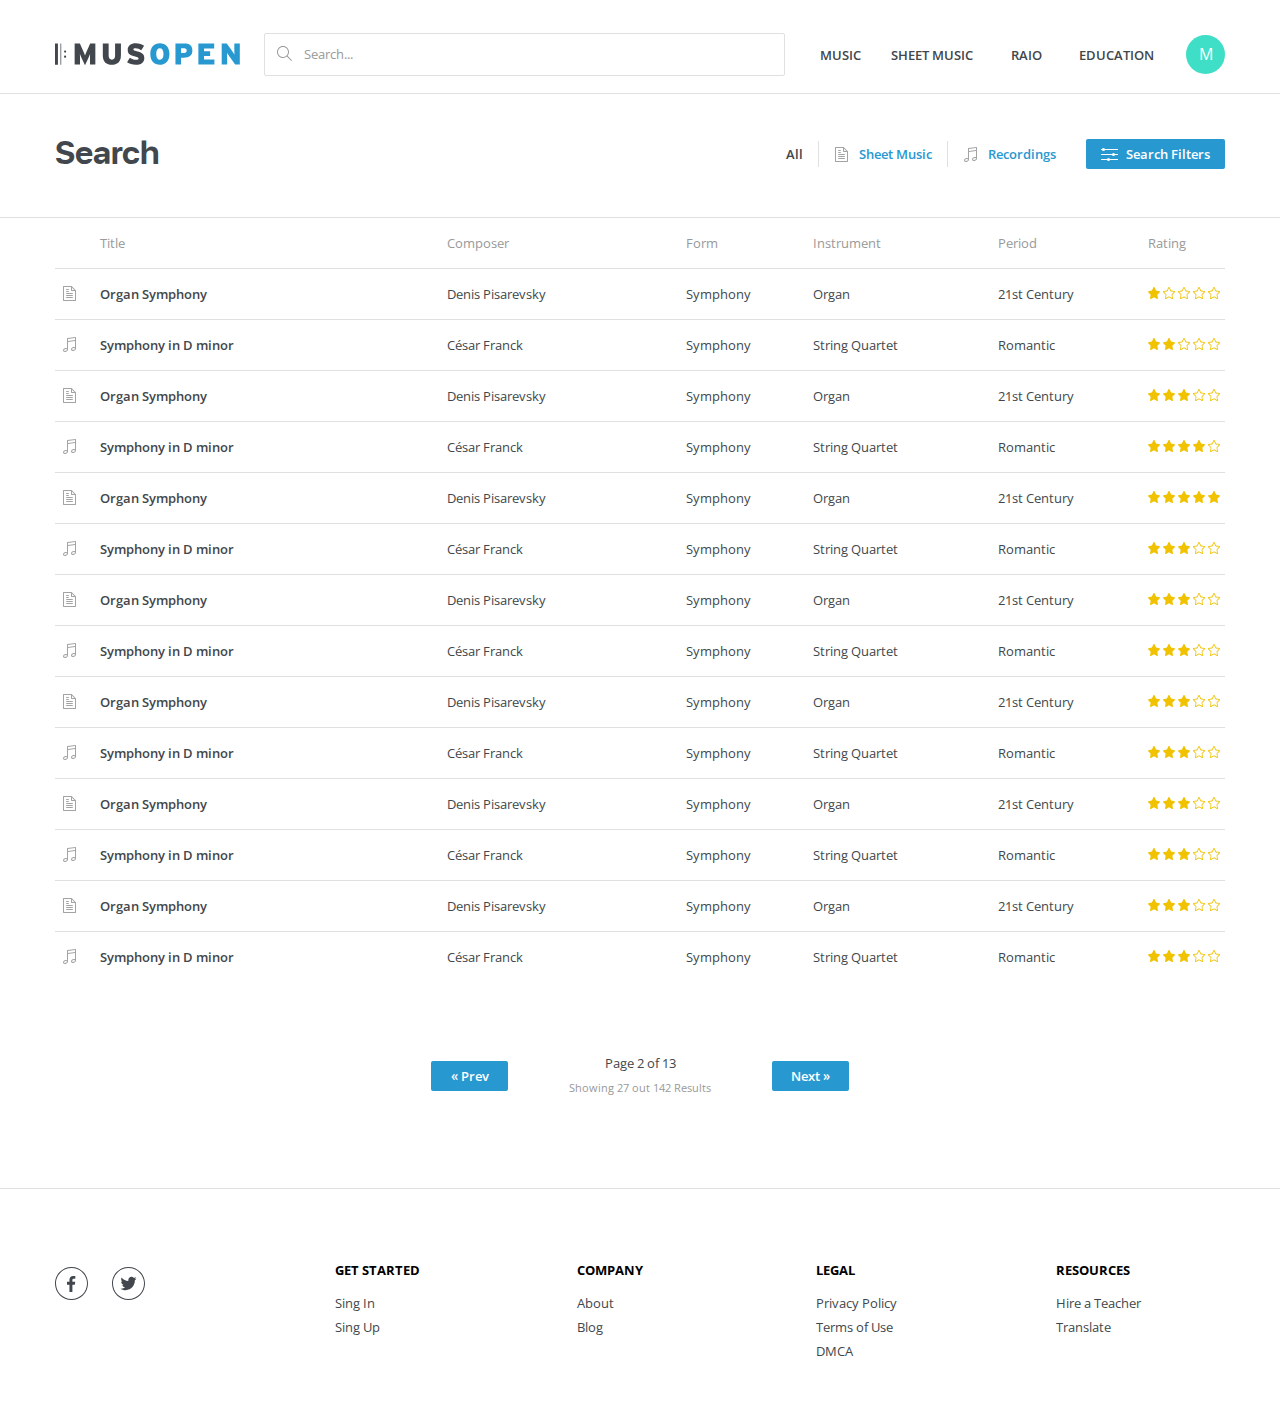
<file: index.html>
<!DOCTYPE html>
<html lang="ru">

	<head>
		<meta charset="utf-8">
		<meta name="viewport" content="width=device-width, initial-scale=1, maximum-scale=1, minimal-ui">
		<meta http-equiv="X-UA-Compatible" content="IE=edge">
		<meta name="imagetoolbar" content="no">
		<meta name="msthemecompatible" content="no">
		<meta name="cleartype" content="on">
		<meta name="HandheldFriendly" content="True">
		<meta name="format-detection" content="telephone=no">
		<meta name="format-detection" content="address=no">
		<meta name="google" value="notranslate">
		<meta name="theme-color" content="#ffffff">
		<meta name="apple-mobile-web-app-capable" content="yes">
		<meta name="apple-mobile-web-app-status-bar-style" content="black-translucent">
		<meta name="application-name" content="">
		<meta name="msapplication-tooltip" content="">
		<meta name="msapplication-TileColor" content="#ffffff">
		<meta name="msapplication-starturl" content="https://csssr.github.io/csssr-project-template/">
		<meta name="msapplication-tap-highlight" content="no">
		<title>Musopen</title>
		<meta name="description" content="">
		<meta name="keywords" content="">
		<link href="https://fonts.googleapis.com/css?family=Open+Sans:400,600,700" rel="stylesheet">
		<link href="assets/styles/app.min.css" rel="stylesheet">
	</head>

	<svg xmlns="http://www.w3.org/2000/svg" style="width:0; height:0; visibility:hidden;">
		<symbol id="icon_chain" viewBox="0 0 15 15">
			<path d="M5.686 13.994l3.34-3.34c.337-.336.594-.735.764-1.187.14-.375.212-.768.212-1.166 0-.55-.13-1.075-.39-1.558-.165-.306-.357-.566-.586-.795-.228-.228-.488-.42-.795-.586-.24-.13-.545-.04-.677.202-.132.244-.04.546.2.678.222.12.407.255.566.414.158.16.294.344.412.563.18.335.27.7.27 1.084 0 .28-.05.552-.148.814-.12.322-.296.594-.535.833L4.977 13.29c-.875.882-2.413.886-3.293-.005C1.243 12.848 1 12.265 1 11.64c0-.623.243-1.208.686-1.646l2.24-2.24c.195-.196.195-.512 0-.707-.196-.196-.512-.196-.707 0L.98 9.285C.348 9.912 0 10.748 0 11.64c0 .893.348 1.73.978 2.352.626.633 1.462.98 2.354.98.893 0 1.73-.347 2.354-.978M7.012 9.64c-.08 0-.162-.02-.238-.06-.307-.166-.567-.357-.795-.586-.23-.23-.422-.49-.587-.795-.448-.84-.513-1.83-.18-2.725.172-.453.43-.852.766-1.188L9.32.947c1.25-1.262 3.454-1.264 4.707.002.63.626.975 1.462.975 2.35 0 .89-.346 1.725-.976 2.354l-2.24 2.24c-.195.196-.512.196-.707 0-.196-.195-.196-.51 0-.707l2.24-2.24c.44-.44.682-1.025.682-1.646 0-.62-.242-1.205-.683-1.646-.88-.887-2.418-.885-3.293-.002l-3.34 3.342c-.24.24-.415.51-.537.833-.233.623-.188 1.315.123 1.897.118.22.254.404.413.563.16.16.344.294.564.414.243.133.333.436.202.68-.09.166-.263.26-.44.26" fill="#000" fill-rule="evenodd" opacity=".5"/>
		</symbol>
		<symbol id="icon_facebook" viewBox="0 0 33 33">
			<path d="M18.114 9c1.04 0 1.934.078 2.195.113v2.543h-1.507c-1.18 0-1.41.562-1.41 1.386v1.816h2.817l-.367 2.844h-2.45V25h-2.937v-7.298H12v-2.844h2.456V12.76c0-2.434 1.486-3.76 3.658-3.76M16.5 32C7.94 32 1 25.06 1 16.5 1 7.94 7.94 1 16.5 1 25.06 1 32 7.94 32 16.5 32 25.06 25.06 32 16.5 32m0-32C7.387 0 0 7.388 0 16.5S7.387 33 16.5 33 33 25.612 33 16.5 25.613 0 16.5 0" fill="#41474C" fill-rule="evenodd"/>
		</symbol>
		<symbol id="icon_logo" viewBox="0 0 185 23">
			<g fill="none" fill-rule="evenodd"><path d="M104.833 22.315c-5.606 0-9.53-3.8-9.53-10.778C95.303 4.562 99.286.7 104.89.7c5.608 0 9.53 3.803 9.53 10.78 0 6.973-3.983 10.835-9.587 10.835m0-16.556c2.302 0 3.658 2.006 3.658 5.777 0 3.772-1.297 5.718-3.6 5.718-2.3 0-3.656-2.006-3.656-5.776 0-3.774 1.298-5.72 3.6-5.72zm24.105 9.43h-2.86v6.795h-5.636V1.03h8.88c4.84 0 8.054 1.885 8.054 6.946 0 5.328-3.48 7.214-8.438 7.214zm.236-9.432h-3.097v4.7h3.01c1.858 0 2.596-.807 2.596-2.393 0-1.377-.678-2.307-2.51-2.307zm14.202 16.227V1.03h15.815v4.88h-10.15v2.784h6.11v4.82h-6.11v3.592H159.4v4.88h-16.022zm36.773 0l-4.927-6.915c-.915-1.287-2.686-3.982-3.216-4.91.148.928.177 3.712.177 5.42v6.405h-5.488V1.03h5.046l4.544 6.196c.942 1.288 2.773 4.07 3.214 4.94-.147-.928-.176-3.712-.176-5.42V1.03h5.488v20.955h-4.663z" fill="#2898D1"/><path d="M34.98 21.985v-5c0-2.066.03-3.95.118-5.567-.62 1.556-1.682 3.98-2.39 5.478l-2.713 5.81-2.716-5.81c-.707-1.497-1.77-3.922-2.39-5.478.088 1.617.12 3.5.12 5.567v5h-5.372V1.03h5.25l2.54 5.597c1.238 2.695 2.272 5.15 2.596 6.318.354-1.198 1.298-3.473 2.597-6.318L35.16 1.03h5.193v20.955h-5.37zm21.826.33c-5.194 0-9-2.634-9-9.28V1.03h5.842v12.005c0 2.574 1.003 4.16 3.247 4.16 2.24 0 3.186-1.586 3.186-4.16V1.03h5.842v12.005c0 6.646-3.925 9.28-9.116 9.28zm23.987 0c-3.335 0-6.55-1.107-8.705-2.544l2.773-4.55c1.507 1.05 4.133 2.095 6.05 2.095 2.035 0 2.686-.358 2.686-1.347 0-.78-.738-1.257-3.51-1.916-4.99-1.167-7.378-2.544-7.378-6.735C72.708 3.365 75.865.7 80.85.7c3.51 0 6.05.87 8.233 2.425l-2.773 4.55C84.48 6.42 82.65 5.7 80.557 5.7c-1.712 0-2.125.54-2.125 1.287 0 .78.737 1.138 3.393 1.767 5.192 1.258 7.494 2.873 7.494 6.796 0 4.79-3.57 6.765-8.527 6.765zM0 22.135V1.105h2.924v21.03H0zm5.475 0V1.105h.73v21.03h-.73zM9.04 9.082c0-.6.48-1.085 1.07-1.085.592 0 1.07.486 1.07 1.085 0 .6-.478 1.086-1.07 1.086-.59 0-1.07-.486-1.07-1.086zm0 5.076c0-.6.48-1.084 1.07-1.084.592 0 1.07.484 1.07 1.084 0 .6-.478 1.085-1.07 1.085-.59 0-1.07-.485-1.07-1.085z" fill="#41474C"/></g>
		</symbol>
		<symbol id="icon_note" viewBox="0 0 13 15">
			<path d="M11.942 11.972c-.148.36-.532.686-1.026.873-.866.332-1.68.094-1.87-.326-.065-.147-.06-.312.013-.49.148-.36.53-.687 1.026-.874.283-.11.56-.156.813-.156.517 0 .927.2 1.054.48v.002c.066.145.062.31-.012.49zm-6.95-8.037V1.942l7.01-.875V3.06l-7.01.875zm-2.08 9.91c-.866.332-1.677.093-1.865-.326-.066-.147-.06-.312.013-.492.15-.36.53-.686 1.023-.872.282-.11.56-.156.81-.156.517 0 .926.2 1.053.48v.002c.033.072.048.15.046.23v.004c-.003.082-.022.167-.06.257-.147.36-.53.686-1.02.872zM13 .5c0-.143-.063-.28-.17-.375-.108-.094-.252-.14-.393-.12l-8.01 1c-.25.03-.438.243-.438.495v9.73c-.624-.292-1.455-.318-2.265-.01-.756.288-1.336.808-1.59 1.426-.18.432-.18.888-.002 1.284.308.684 1.074 1.072 1.956 1.072.38 0 .78-.072 1.176-.22.756-.29 1.336-.81 1.592-1.428.073-.18.11-.362.122-.543.002-.02.012-.038.012-.06V4.944l7.01-.876v6.163c-.625-.293-1.46-.32-2.272-.01-.758.288-1.34.81-1.595 1.428-.178.432-.178.887 0 1.282.31.685 1.076 1.072 1.96 1.072.38 0 .78-.07 1.176-.22.76-.29 1.34-.81 1.596-1.43.086-.206.128-.42.13-.628.002-.006.005-.012.005-.018V.5z" fill="#000" fill-rule="evenodd" opacity=".36"/>
		</symbol>
		<symbol id="icon_search" viewBox="0 0 15 15">
			<path d="M1 6c0-2.757 2.243-5 5-5s5 2.243 5 5-2.243 5-5 5-5-2.243-5-5m13.854 8.146L10.578 9.87C11.463 8.824 12 7.475 12 6c0-3.31-2.69-6-6-6S0 2.69 0 6s2.69 6 6 6c1.475 0 2.825-.537 3.87-1.423l4.276 4.277c.098.097.226.146.354.146.128 0 .256-.05.354-.146.195-.196.195-.512 0-.708" fill="#999"/>
		</symbol>
		<symbol id="icon_settings" viewBox="0 0 17 13">
			<g fill="#FFF" fill-rule="evenodd"><path d="M0 1h17v1H0z"/><circle cx="2.5" cy="1.5" r="1.5"/><path d="M0 6h17v1H0z"/><circle cx="12.5" cy="6.5" r="1.5"/><path d="M0 11h17v1H0z"/><circle cx="7.5" cy="11.5" r="1.5"/></g>
		</symbol>
		<symbol id="icon_sheet" viewBox="0 0 13 15">
			<path d="M10 11.5c0 .276-.224.5-.5.5h-6c-.276 0-.5-.224-.5-.5s.224-.5.5-.5h6c.276 0 .5.224.5.5zm0-2c0 .276-.224.5-.5.5h-6c-.276 0-.5-.224-.5-.5s.224-.5.5-.5h6c.276 0 .5.224.5.5zm-7-6c0-.276.224-.5.5-.5h2c.276 0 .5.224.5.5s-.224.5-.5.5h-2c-.276 0-.5-.224-.5-.5zm0 2c0-.276.224-.5.5-.5h2c.276 0 .5.224.5.5s-.224.5-.5.5h-2c-.276 0-.5-.224-.5-.5zm7 2c0 .276-.224.5-.5.5h-6c-.276 0-.5-.224-.5-.5s.224-.5.5-.5h6c.276 0 .5.224.5.5zM1 14V1h7v3.5c0 .276.224.5.5.5H12v9H1zM9 1.707L11.293 4H9V1.707zm3.96 2.6c-.024-.06-.062-.116-.107-.16l-4-4c-.044-.045-.1-.083-.16-.108C8.632.013 8.565 0 8.5 0h-8C.224 0 0 .224 0 .5v14c0 .276.224.5.5.5h12c.276 0 .5-.224.5-.5v-10c0-.066-.014-.132-.04-.192z" fill="#000" fill-rule="evenodd" opacity=".36"/>
		</symbol>
		<symbol id="icon_star" viewBox="0 0 11 11">
			<path d="M8.04 6.546c-.164.17-.24.41-.202.642l.478 2.933-2.453-1.357c-.227-.126-.498-.127-.725 0L2.684 10.12l.478-2.932c.038-.233-.038-.473-.203-.642L.92 4.456l2.783-.427c.248-.04.458-.196.564-.423L5.5.98l1.23 2.627c.107.227.318.384.565.422l2.783.425-2.037 2.09zm2.93-2.39c-.065-.2-.236-.343-.443-.375l-3.132-.484L6.005.33V.327c-.187-.395-.823-.396-1.01 0l-1.4 2.976-3.122.477c-.207.033-.377.177-.444.375-.067.2-.018.416.128.567l2.28 2.35-.536 3.29c-.034.212.054.42.23.544.097.07.208.103.32.102.092 0 .185-.022.27-.07l2.785-1.534 2.77 1.534c.188.104.414.092.59-.032.177-.123.265-.332.23-.545l-.53-3.303 2.275-2.335c.146-.15.195-.368.13-.567z" fill="#F0C200" fill-rule="evenodd"/>
		</symbol>
		<symbol id="icon_star_filled" viewBox="0 0 11 11">
			<path d="M10.97 4.156c-.066-.2-.236-.343-.444-.374l-3.13-.486L6.005.33V.327c-.188-.395-.825-.396-1.01 0L3.594 3.305l-3.12.478c-.208.03-.378.175-.445.374-.068.198-.018.415.13.566l2.278 2.35-.536 3.29c-.035.212.054.42.23.544.097.07.208.103.32.102.092 0 .185-.023.27-.07l2.785-1.534 2.77 1.534c.188.104.414.092.59-.032.177-.123.265-.332.23-.545l-.532-3.303 2.277-2.335c.146-.15.195-.368.13-.566" fill="#F0C200" fill-rule="evenodd"/>
		</symbol>
		<symbol id="icon_twitter" viewBox="0 0 33 33">
			<path d="M22.616 11.94c.664-.08 1.297-.26 1.884-.528-.438.675-.995 1.266-1.636 1.742.006.142.008.29.008.435 0 4.448-3.3 9.577-9.34 9.577-1.853 0-3.58-.558-5.032-1.512.257.03.52.047.784.047 1.537 0 2.953-.54 4.076-1.443-1.436-.026-2.648-1-3.066-2.337.2.04.407.06.618.06.3 0 .59-.04.865-.118-1.503-.31-2.634-1.67-2.634-3.3v-.042c.443.25.95.403 1.487.42-.88-.605-1.46-1.635-1.46-2.802 0-.615.16-1.193.444-1.692 1.62 2.038 4.04 3.377 6.767 3.517-.056-.247-.084-.503-.084-.766 0-1.86 1.47-3.367 3.282-3.367.944 0 1.797.41 2.395 1.06.75-.148 1.45-.43 2.086-.813-.246.786-.767 1.445-1.444 1.86M16.5 32C7.94 32 1 25.06 1 16.5 1 7.94 7.94 1 16.5 1 25.06 1 32 7.94 32 16.5 32 25.06 25.06 32 16.5 32m0-32C7.387 0 0 7.387 0 16.5 0 25.612 7.387 33 16.5 33S33 25.612 33 16.5C33 7.387 25.613 0 16.5 0" fill="#41474C" fill-rule="evenodd"/>
		</symbol>
	</svg>

	<body class="page">
		<div class="content-wrapper">
			<header class="header">
				<div class="header__logo">
					<svg width="185px" height="24px"><use xlink:href="#icon_logo"></use></svg>
				</div>
				<div class="header__search-wrapper">
					<form class="search">
						<input type="search" placeholder="Search..." class="search__search-input" />
						<svg width="15px" height="15px" class="search__search-icon"><use xlink:href="#icon_search"></use></svg>
					</form>
				</div>
				<nav class="header__nav">
					<ul class="header__nav-list">
						<li class="header__nav-item">
							<a href="/" class="header__nav-link">Music</a>
						</li>
						<li class="header__nav-item">
							<a href="/" class="header__nav-link">Sheet music</a>
						</li>
						<li class="header__nav-item">
							<a href="/" class="header__nav-link">Raio</a>
						</li>
						<li class="header__nav-item">
							<a href="/" class="header__nav-link">Education</a>
						</li>
					</ul>
					<div class="header__user-block">
						<div class="header__user-icon">
							<a href="/" class="header__user-link">M</a>
						</div>
					</div>
				</nav>
			</header>
		</div>
		<div class="search-page">
			<div class="content-wrapper">
				<div class="page-title">
					<h1 class="page-title__title">Search</h1>
					<ul class="tabs">
						<li class="tabs__tabs-item">
							<a class="tabs__tabs-link tabs__tabs-link_active">All</a>
						</li>
						<li class="tabs__tabs-item">
							<svg width="15px" height="15px"><use xlink:href="#icon_sheet"></use></svg>
							<a href="/" class="tabs__tabs-link">Sheet Music</a>
						</li>
						<li class="tabs__tabs-item">
							<svg width="15px" height="15px"><use xlink:href="#icon_note"></use></svg>
							<a href="/" class="tabs__tabs-link">Recordings</a>
						</li>
					</ul>
					<button class="button button_filter button_small">
						<svg width="17px" height="13px"><use xlink:href="#icon_settings"></use></svg>
						<div class="button__text button__text_filter">Search Filters</div>
					</button>
				</div>
			</div>
			<table class="search-table">
				<thead align="left" class="search-table__head">
					<tr class="search-table__row search-table__row_header">
						<th width="392px" class="search-table__cell search-table__cell_header">Title</th>
						<th width="239px" class="search-table__cell search-table__cell_header">Composer</th>
						<th width="127px" class="search-table__cell search-table__cell_header">Form</th>
						<th width="185px" class="search-table__cell search-table__cell_header">Instrument</th>
						<th width="150px" class="search-table__cell search-table__cell_header">Period</th>
						<th width="77px" class="search-table__cell search-table__cell_header">Rating</th>
					</tr>
				</thead>
				<tbody align="left" class="search-table__body">
					<tr class="search-table__row">
						<td width="392px" class="search-table__cell">
							<div class="search-table__icon">
								<svg width="15px" height="15px"><use xlink:href="#icon_sheet"></use></svg>
							</div>Organ Symphony</td>
						<td width="239px" class="search-table__cell">Denis Pisarevsky</td>
						<td width="127px" class="search-table__cell">Symphony</td>
						<td width="185px" class="search-table__cell">Organ</td>
						<td width="150px" class="search-table__cell">21st Century</td>
						<td width="77px" class="search-table__cell">
							<div class="rating">
								<svg width="12px" height="12px"><use xlink:href="#icon_star_filled"></use></svg>
								<svg width="12px" height="12px"><use xlink:href="#icon_star"></use></svg>
								<svg width="12px" height="12px"><use xlink:href="#icon_star"></use></svg>
								<svg width="12px" height="12px"><use xlink:href="#icon_star"></use></svg>
								<svg width="12px" height="12px"><use xlink:href="#icon_star"></use></svg>
							</div>
						</td>
					</tr>
					<tr class="search-table__row">
						<td width="392px" class="search-table__cell">
							<div class="search-table__icon">
								<svg width="15px" height="15px"><use xlink:href="#icon_note"></use></svg>
							</div>Symphony in D minor</td>
						<td width="239px" class="search-table__cell">César Franck</td>
						<td width="127px" class="search-table__cell">Symphony</td>
						<td width="185px" class="search-table__cell">String Quartet</td>
						<td width="150px" class="search-table__cell">Romantic</td>
						<td width="77px" class="search-table__cell">
							<div class="rating">
								<svg width="12px" height="12px"><use xlink:href="#icon_star_filled"></use></svg>
								<svg width="12px" height="12px"><use xlink:href="#icon_star_filled"></use></svg>
								<svg width="12px" height="12px"><use xlink:href="#icon_star"></use></svg>
								<svg width="12px" height="12px"><use xlink:href="#icon_star"></use></svg>
								<svg width="12px" height="12px"><use xlink:href="#icon_star"></use></svg>
							</div>
						</td>
					</tr>
					<tr class="search-table__row">
						<td width="392px" class="search-table__cell">
							<div class="search-table__icon">
								<svg width="15px" height="15px"><use xlink:href="#icon_sheet"></use></svg>
							</div>Organ Symphony</td>
						<td width="239px" class="search-table__cell">Denis Pisarevsky</td>
						<td width="127px" class="search-table__cell">Symphony</td>
						<td width="185px" class="search-table__cell">Organ</td>
						<td width="150px" class="search-table__cell">21st Century</td>
						<td width="77px" class="search-table__cell">
							<div class="rating">
								<svg width="12px" height="12px"><use xlink:href="#icon_star_filled"></use></svg>
								<svg width="12px" height="12px"><use xlink:href="#icon_star_filled"></use></svg>
								<svg width="12px" height="12px"><use xlink:href="#icon_star_filled"></use></svg>
								<svg width="12px" height="12px"><use xlink:href="#icon_star"></use></svg>
								<svg width="12px" height="12px"><use xlink:href="#icon_star"></use></svg>
							</div>
						</td>
					</tr>
					<tr class="search-table__row">
						<td width="392px" class="search-table__cell">
							<div class="search-table__icon">
								<svg width="15px" height="15px"><use xlink:href="#icon_note"></use></svg>
							</div>Symphony in D minor</td>
						<td width="239px" class="search-table__cell">César Franck</td>
						<td width="127px" class="search-table__cell">Symphony</td>
						<td width="185px" class="search-table__cell">String Quartet</td>
						<td width="150px" class="search-table__cell">Romantic</td>
						<td width="77px" class="search-table__cell">
							<div class="rating">
								<svg width="12px" height="12px"><use xlink:href="#icon_star_filled"></use></svg>
								<svg width="12px" height="12px"><use xlink:href="#icon_star_filled"></use></svg>
								<svg width="12px" height="12px"><use xlink:href="#icon_star_filled"></use></svg>
								<svg width="12px" height="12px"><use xlink:href="#icon_star_filled"></use></svg>
								<svg width="12px" height="12px"><use xlink:href="#icon_star"></use></svg>
							</div>
						</td>
					</tr>
					<tr class="search-table__row">
						<td width="392px" class="search-table__cell">
							<div class="search-table__icon">
								<svg width="15px" height="15px"><use xlink:href="#icon_sheet"></use></svg>
							</div>Organ Symphony</td>
						<td width="239px" class="search-table__cell">Denis Pisarevsky</td>
						<td width="127px" class="search-table__cell">Symphony</td>
						<td width="185px" class="search-table__cell">Organ</td>
						<td width="150px" class="search-table__cell">21st Century</td>
						<td width="77px" class="search-table__cell">
							<div class="rating">
								<svg width="12px" height="12px"><use xlink:href="#icon_star_filled"></use></svg>
								<svg width="12px" height="12px"><use xlink:href="#icon_star_filled"></use></svg>
								<svg width="12px" height="12px"><use xlink:href="#icon_star_filled"></use></svg>
								<svg width="12px" height="12px"><use xlink:href="#icon_star_filled"></use></svg>
								<svg width="12px" height="12px"><use xlink:href="#icon_star_filled"></use></svg>
							</div>
						</td>
					</tr>
					<tr class="search-table__row">
						<td width="392px" class="search-table__cell">
							<div class="search-table__icon">
								<svg width="15px" height="15px"><use xlink:href="#icon_note"></use></svg>
							</div>Symphony in D minor</td>
						<td width="239px" class="search-table__cell">César Franck</td>
						<td width="127px" class="search-table__cell">Symphony</td>
						<td width="185px" class="search-table__cell">String Quartet</td>
						<td width="150px" class="search-table__cell">Romantic</td>
						<td width="77px" class="search-table__cell">
							<div class="rating">
								<svg width="12px" height="12px"><use xlink:href="#icon_star_filled"></use></svg>
								<svg width="12px" height="12px"><use xlink:href="#icon_star_filled"></use></svg>
								<svg width="12px" height="12px"><use xlink:href="#icon_star_filled"></use></svg>
								<svg width="12px" height="12px"><use xlink:href="#icon_star"></use></svg>
								<svg width="12px" height="12px"><use xlink:href="#icon_star"></use></svg>
							</div>
						</td>
					</tr>
					<tr class="search-table__row">
						<td width="392px" class="search-table__cell">
							<div class="search-table__icon">
								<svg width="15px" height="15px"><use xlink:href="#icon_sheet"></use></svg>
							</div>Organ Symphony</td>
						<td width="239px" class="search-table__cell">Denis Pisarevsky</td>
						<td width="127px" class="search-table__cell">Symphony</td>
						<td width="185px" class="search-table__cell">Organ</td>
						<td width="150px" class="search-table__cell">21st Century</td>
						<td width="77px" class="search-table__cell">
							<div class="rating">
								<svg width="12px" height="12px"><use xlink:href="#icon_star_filled"></use></svg>
								<svg width="12px" height="12px"><use xlink:href="#icon_star_filled"></use></svg>
								<svg width="12px" height="12px"><use xlink:href="#icon_star_filled"></use></svg>
								<svg width="12px" height="12px"><use xlink:href="#icon_star"></use></svg>
								<svg width="12px" height="12px"><use xlink:href="#icon_star"></use></svg>
							</div>
						</td>
					</tr>
					<tr class="search-table__row">
						<td width="392px" class="search-table__cell">
							<div class="search-table__icon">
								<svg width="15px" height="15px"><use xlink:href="#icon_note"></use></svg>
							</div>Symphony in D minor</td>
						<td width="239px" class="search-table__cell">César Franck</td>
						<td width="127px" class="search-table__cell">Symphony</td>
						<td width="185px" class="search-table__cell">String Quartet</td>
						<td width="150px" class="search-table__cell">Romantic</td>
						<td width="77px" class="search-table__cell">
							<div class="rating">
								<svg width="12px" height="12px"><use xlink:href="#icon_star_filled"></use></svg>
								<svg width="12px" height="12px"><use xlink:href="#icon_star_filled"></use></svg>
								<svg width="12px" height="12px"><use xlink:href="#icon_star_filled"></use></svg>
								<svg width="12px" height="12px"><use xlink:href="#icon_star"></use></svg>
								<svg width="12px" height="12px"><use xlink:href="#icon_star"></use></svg>
							</div>
						</td>
					</tr>
					<tr class="search-table__row">
						<td width="392px" class="search-table__cell">
							<div class="search-table__icon">
								<svg width="15px" height="15px"><use xlink:href="#icon_sheet"></use></svg>
							</div>Organ Symphony</td>
						<td width="239px" class="search-table__cell">Denis Pisarevsky</td>
						<td width="127px" class="search-table__cell">Symphony</td>
						<td width="185px" class="search-table__cell">Organ</td>
						<td width="150px" class="search-table__cell">21st Century</td>
						<td width="77px" class="search-table__cell">
							<div class="rating">
								<svg width="12px" height="12px"><use xlink:href="#icon_star_filled"></use></svg>
								<svg width="12px" height="12px"><use xlink:href="#icon_star_filled"></use></svg>
								<svg width="12px" height="12px"><use xlink:href="#icon_star_filled"></use></svg>
								<svg width="12px" height="12px"><use xlink:href="#icon_star"></use></svg>
								<svg width="12px" height="12px"><use xlink:href="#icon_star"></use></svg>
							</div>
						</td>
					</tr>
					<tr class="search-table__row">
						<td width="392px" class="search-table__cell">
							<div class="search-table__icon">
								<svg width="15px" height="15px"><use xlink:href="#icon_note"></use></svg>
							</div>Symphony in D minor</td>
						<td width="239px" class="search-table__cell">César Franck</td>
						<td width="127px" class="search-table__cell">Symphony</td>
						<td width="185px" class="search-table__cell">String Quartet</td>
						<td width="150px" class="search-table__cell">Romantic</td>
						<td width="77px" class="search-table__cell">
							<div class="rating">
								<svg width="12px" height="12px"><use xlink:href="#icon_star_filled"></use></svg>
								<svg width="12px" height="12px"><use xlink:href="#icon_star_filled"></use></svg>
								<svg width="12px" height="12px"><use xlink:href="#icon_star_filled"></use></svg>
								<svg width="12px" height="12px"><use xlink:href="#icon_star"></use></svg>
								<svg width="12px" height="12px"><use xlink:href="#icon_star"></use></svg>
							</div>
						</td>
					</tr>
					<tr class="search-table__row">
						<td width="392px" class="search-table__cell">
							<div class="search-table__icon">
								<svg width="15px" height="15px"><use xlink:href="#icon_sheet"></use></svg>
							</div>Organ Symphony</td>
						<td width="239px" class="search-table__cell">Denis Pisarevsky</td>
						<td width="127px" class="search-table__cell">Symphony</td>
						<td width="185px" class="search-table__cell">Organ</td>
						<td width="150px" class="search-table__cell">21st Century</td>
						<td width="77px" class="search-table__cell">
							<div class="rating">
								<svg width="12px" height="12px"><use xlink:href="#icon_star_filled"></use></svg>
								<svg width="12px" height="12px"><use xlink:href="#icon_star_filled"></use></svg>
								<svg width="12px" height="12px"><use xlink:href="#icon_star_filled"></use></svg>
								<svg width="12px" height="12px"><use xlink:href="#icon_star"></use></svg>
								<svg width="12px" height="12px"><use xlink:href="#icon_star"></use></svg>
							</div>
						</td>
					</tr>
					<tr class="search-table__row">
						<td width="392px" class="search-table__cell">
							<div class="search-table__icon">
								<svg width="15px" height="15px"><use xlink:href="#icon_note"></use></svg>
							</div>Symphony in D minor</td>
						<td width="239px" class="search-table__cell">César Franck</td>
						<td width="127px" class="search-table__cell">Symphony</td>
						<td width="185px" class="search-table__cell">String Quartet</td>
						<td width="150px" class="search-table__cell">Romantic</td>
						<td width="77px" class="search-table__cell">
							<div class="rating">
								<svg width="12px" height="12px"><use xlink:href="#icon_star_filled"></use></svg>
								<svg width="12px" height="12px"><use xlink:href="#icon_star_filled"></use></svg>
								<svg width="12px" height="12px"><use xlink:href="#icon_star_filled"></use></svg>
								<svg width="12px" height="12px"><use xlink:href="#icon_star"></use></svg>
								<svg width="12px" height="12px"><use xlink:href="#icon_star"></use></svg>
							</div>
						</td>
					</tr>
					<tr class="search-table__row">
						<td width="392px" class="search-table__cell">
							<div class="search-table__icon">
								<svg width="15px" height="15px"><use xlink:href="#icon_sheet"></use></svg>
							</div>Organ Symphony</td>
						<td width="239px" class="search-table__cell">Denis Pisarevsky</td>
						<td width="127px" class="search-table__cell">Symphony</td>
						<td width="185px" class="search-table__cell">Organ</td>
						<td width="150px" class="search-table__cell">21st Century</td>
						<td width="77px" class="search-table__cell">
							<div class="rating">
								<svg width="12px" height="12px"><use xlink:href="#icon_star_filled"></use></svg>
								<svg width="12px" height="12px"><use xlink:href="#icon_star_filled"></use></svg>
								<svg width="12px" height="12px"><use xlink:href="#icon_star_filled"></use></svg>
								<svg width="12px" height="12px"><use xlink:href="#icon_star"></use></svg>
								<svg width="12px" height="12px"><use xlink:href="#icon_star"></use></svg>
							</div>
						</td>
					</tr>
					<tr class="search-table__row">
						<td width="392px" class="search-table__cell">
							<div class="search-table__icon">
								<svg width="15px" height="15px"><use xlink:href="#icon_note"></use></svg>
							</div>Symphony in D minor</td>
						<td width="239px" class="search-table__cell">César Franck</td>
						<td width="127px" class="search-table__cell">Symphony</td>
						<td width="185px" class="search-table__cell">String Quartet</td>
						<td width="150px" class="search-table__cell">Romantic</td>
						<td width="77px" class="search-table__cell">
							<div class="rating">
								<svg width="12px" height="12px"><use xlink:href="#icon_star_filled"></use></svg>
								<svg width="12px" height="12px"><use xlink:href="#icon_star_filled"></use></svg>
								<svg width="12px" height="12px"><use xlink:href="#icon_star_filled"></use></svg>
								<svg width="12px" height="12px"><use xlink:href="#icon_star"></use></svg>
								<svg width="12px" height="12px"><use xlink:href="#icon_star"></use></svg>
							</div>
						</td>
					</tr>
				</tbody>
			</table>
			<div class="search-page__pagination">
				<div class="pagination">
					<div class="pagination__link">
						<a class="button button_link button_small" href="/">« Prev</a>
					</div>
					<div class="pagination__info">
						<div class="pagination__pages">Page 2 of 13</div>
						<div class="pagination__results">Showing 27 out 142 Results</div>
					</div>
					<div class="pagination__link">
						<a class="button button_link button_small" href="/">Next »</a>
					</div>
				</div>
			</div>
			<div class="footer-wrapper">
				<div class="footer">
					<div class="footer__social">
						<ul class="social">
							<li class="social__item">
								<a href="/" class="social__link">facebook
									<svg width="33px" height="33px"><use xlink:href="#icon_facebook"></use></svg>
								</a>
							</li>
							<li class="social__item">
								<a href="/" class="social__link">twitter
									<svg width="33px" height="33px"><use xlink:href="#icon_twitter"></use></svg>
								</a>
							</li>
						</ul>
					</div>
					<nav class="footer__nav">
						<ul class="footer__nav-list">
							<li class="footer__nav-item">
								<span class="footer__nav-heading">Get Started</span>
								<ul class="footer__nav-links-list">
									<li class="footer__nav-links-item">
										<a href="/" class="footer__nav-link">Sing In</a>
									</li>
									<li class="footer__nav-links-item">
										<a href="/" class="footer__nav-link">Sing Up</a>
									</li>
								</ul>
							</li>
							<li class="footer__nav-item">
								<span class="footer__nav-heading">Company</span>
								<ul class="footer__nav-links-list">
									<li class="footer__nav-links-item">
										<a href="/" class="footer__nav-link">About</a>
									</li>
									<li class="footer__nav-links-item">
										<a href="/" class="footer__nav-link">Blog</a>
									</li>
								</ul>
							</li>
							<li class="footer__nav-item">
								<span class="footer__nav-heading">Legal</span>
								<ul class="footer__nav-links-list">
									<li class="footer__nav-links-item">
										<a href="/" class="footer__nav-link">Privacy Policy</a>
									</li>
									<li class="footer__nav-links-item">
										<a href="/" class="footer__nav-link">Terms of Use</a>
									</li>
									<li class="footer__nav-links-item">
										<a href="/" class="footer__nav-link">DMCA</a>
									</li>
								</ul>
							</li>
							<li class="footer__nav-item">
								<span class="footer__nav-heading">Resources</span>
								<ul class="footer__nav-links-list">
									<li class="footer__nav-links-item">
										<a href="/" class="footer__nav-link">Hire a Teacher</a>
									</li>
									<li class="footer__nav-links-item">
										<a href="/" class="footer__nav-link">Translate</a>
									</li>
								</ul>
							</li>
						</ul>
					</nav>
				</div>
			</div>
		</div>
		<script src="assets/scripts/app.min.js"></script>
	</body>

</html>
</file>
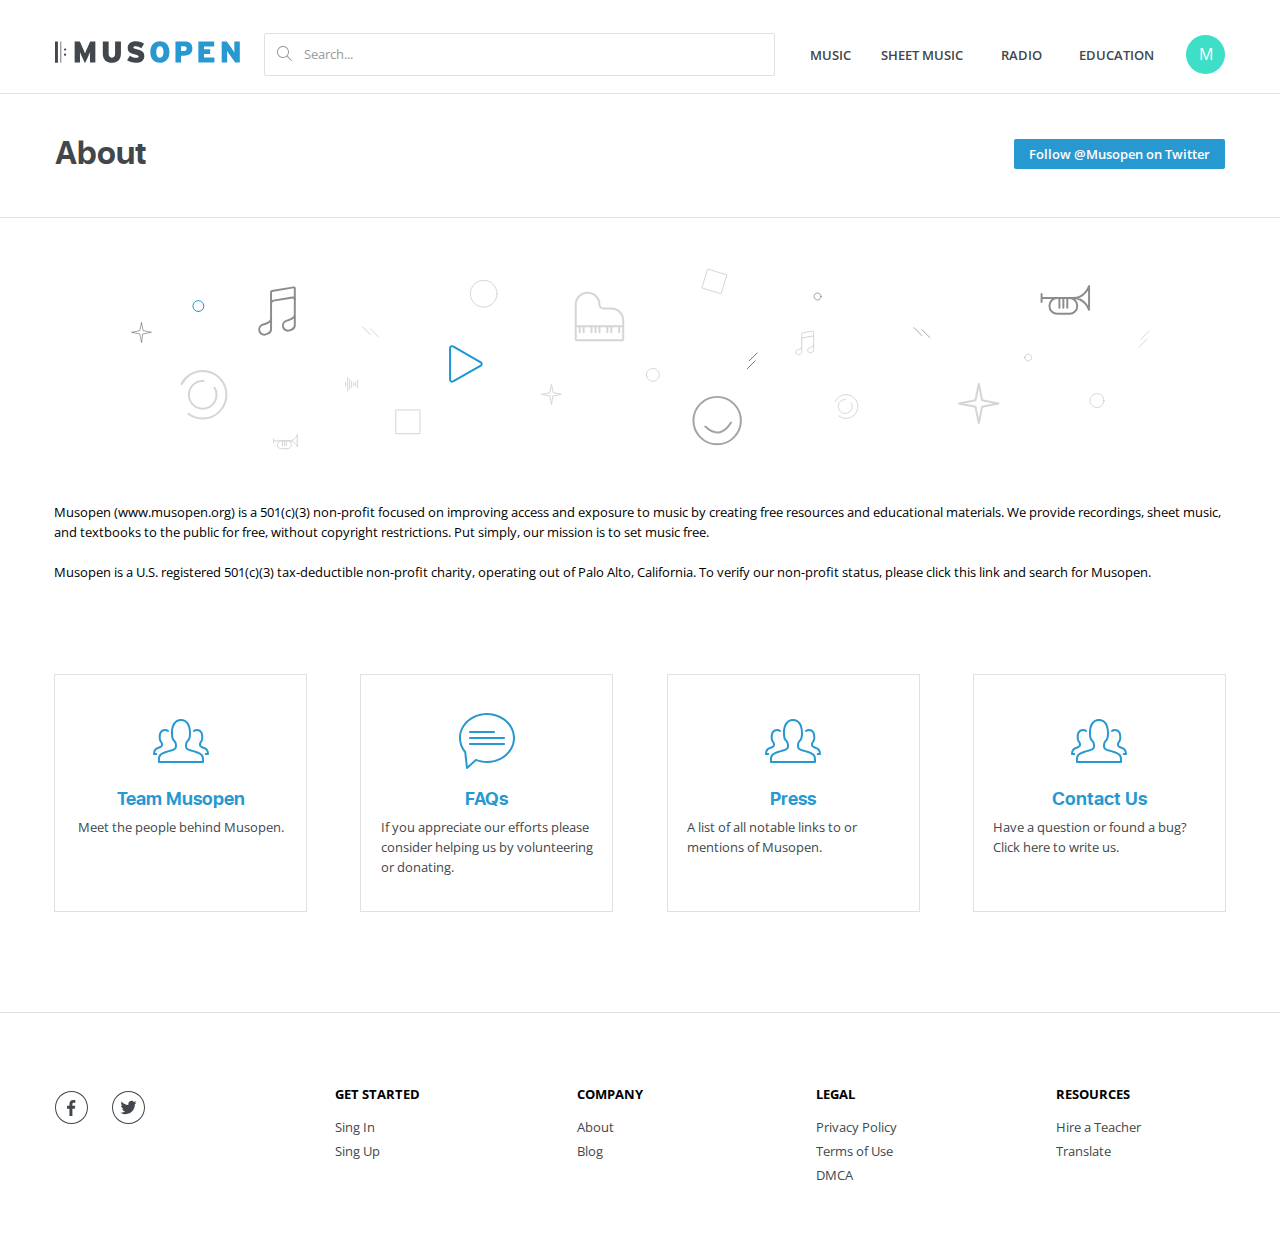
<file: about.html>
<!DOCTYPE html>
<html lang="ru">

	<head>
		<meta charset="utf-8">
		<meta name="viewport" content="width=device-width, initial-scale=1, maximum-scale=1, minimal-ui">
		<meta http-equiv="X-UA-Compatible" content="IE=edge">
		<meta name="imagetoolbar" content="no">
		<meta name="msthemecompatible" content="no">
		<meta name="cleartype" content="on">
		<meta name="HandheldFriendly" content="True">
		<meta name="format-detection" content="telephone=no">
		<meta name="format-detection" content="address=no">
		<meta name="google" value="notranslate">
		<meta name="theme-color" content="#ffffff">
		<meta name="apple-mobile-web-app-capable" content="yes">
		<meta name="apple-mobile-web-app-status-bar-style" content="black-translucent">
		<meta name="application-name" content="">
		<meta name="msapplication-tooltip" content="">
		<meta name="msapplication-TileColor" content="#ffffff">
		<meta name="msapplication-starturl" content="https://csssr.github.io/csssr-project-template/">
		<meta name="msapplication-tap-highlight" content="no">
		<title>Musopen - About</title>
		<meta name="description" content="">
		<meta name="keywords" content="">
		<link href="https://fonts.googleapis.com/css?family=Open+Sans:400,600,700" rel="stylesheet">
		<link href="assets/styles/app.min.css" rel="stylesheet">
	</head>

	<svg xmlns="http://www.w3.org/2000/svg" style="width:0; height:0; visibility:hidden;">
	    <symbol id="icon_about-bg" viewBox="0 0 1029 184">
	       <g fill="none" fill-rule="evenodd" stroke-linecap="round" stroke-linejoin="round"> <g opacity=".16" stroke="#000"> <path d="M677.5 79.682c0 2.188-3.04 2.555-4.334 3.02-1.294.465-1.98 1.927-1.525 3.25.472 1.368 1.904 2.07 3.198 1.604l.996-.358c.937-.337 1.666-1.275 1.666-2.248V66.123c0-.244.177-.453.418-.493l11-1.833c.305-.05.582.184.582.493v18.66c0 .973-.73 1.91-1.666 2.248l-.996.358c-1.294.465-2.726-.236-3.18-1.558-.472-1.37.214-2.83 1.508-3.296 1.294-.465 4.334-.832 4.334-3.02"/> <path d="M677.5 71.97c0-.733.53-1.36 1.253-1.48l9.582-1.597c.61-.1 1.165.37 1.165.987M426.166 129.366l8.334-1.667-8.334-1.667-1.666-8.334-1.666 8.333-8.334 1.666 8.334 1.666 1.666 8.333z"/> <path stroke-width="2" d="M859.833 140.333L876.5 137l-16.667-3.334L856.5 117l-3.334 16.666L836.5 137l16.666 3.333L856.5 157z"/> <path d="M714.95 149.54c2.02 1.54 4.55 2.46 7.29 2.46 6.63 0 12-5.37 12-12s-5.37-12-12-12c-4.7 0-8.77 2.7-10.74 6.63"/> <path d="M727.53 136.45c.62 1.04.97 2.25.97 3.55 0 3.87-3.13 7-7 7s-7-3.13-7-7 3.13-7 7-7c.12 0 .25 0 .37.02"/> <path d="M57.32 147.28c4.04 3.08 9.1 4.92 14.58 4.92 13.26 0 24-10.74 24-24s-10.74-24-24-24c-9.4 0-17.54 5.4-21.48 13.26" stroke-width="2"/> <path d="M83.96 121.1c1.24 2.08 1.94 4.5 1.94 7.1 0 7.74-6.26 14-14 14s-14-6.26-14-14 6.26-14 14-14c.24 0 .5 0 .74.04" stroke-width="2"/> <path d="M595.614 26L576.5 20.115 582.385 1 601.5 6.886zM218.5 110.5v14M220.5 122.5v-10M222.5 114.5v6M224.5 116.5v2M226.5 115.5v4M228.5 121.5v-8M216.5 115.5v4"/> <path d="M449 72V37c0-6.627 5.373-12 12-12s12 5.373 12 12c0 2.21 1.79 4 4 4h8c6.627 0 12 5.373 12 12v19c0 .552-.448 1-1 1h-46c-.552 0-1-.448-1-1zM449 59h48M453 59v6M457 59v6M465 59v6M469 59v6M473 59v6M481 59v6M485 59v6M493 59v6" stroke-width="2"/> <path d="M143.5 172.7v4M143.5 174.7h17M167.5 168.7s-2 6-8 6c6 0 8 6 8 6v-12zM157.636 182.7h-6.27c-2.127 0-3.866-1.74-3.866-3.865v-.27c0-2.127 1.74-3.866 3.865-3.866h6.27c2.126 0 3.865 1.738 3.865 3.864v.27c0 2.126-1.74 3.865-3.864 3.865zM154.5 179.7v-5M152.5 179.7v-5M156.5 179.7v-5M983 134c0 3.866-3.134 7-7 7s-7-3.134-7-7 3.134-7 7-7 7 3.134 7 7zM903 90.5c0-1.933 1.567-3.5 3.5-3.5s3.5 1.567 3.5 3.5-1.567 3.5-3.5 3.5-3.5-1.567-3.5-3.5zM520.5 108c0-3.59 2.91-6.5 6.5-6.5s6.5 2.91 6.5 6.5-2.91 6.5-6.5 6.5-6.5-2.91-6.5-6.5zM369.5 26c0 7.456-6.044 13.5-13.5 13.5s-13.5-6.044-13.5-13.5 6.044-13.5 13.5-13.5 13.5 6.044 13.5 13.5zM233.5 59.5l8 8M241.5 61.5l8 8M267.5 167.5h24v-24h-24zM1028.5 64l-8 8M1026.5 72l-8 8"/> </g> <g opacity=".45"> <path stroke="#343434" d="M11.667 66.667L20 65l-8.333-1.666L10 55l-1.666 8.334L0 65l8.334 1.667L10 75z"/> <path d="M616 154.3c0 13.255-10.745 24-24 24s-24-10.745-24-24 10.745-24 24-24 24 10.745 24 24zM580 160.292c11 10.5 20 6 26-4" stroke="#343434" stroke-width="2"/> <path d="M697 28.8c0 1.933-1.567 3.5-3.5 3.5s-3.5-1.567-3.5-3.5 1.567-3.5 3.5-3.5 3.5 1.567 3.5 3.5zM791 60.3l8 8M799 62.3l8 8" stroke="#343434"/> <path d="M920 26.3v8M920 30.3h34M968 18.3s-4 12-16 12c12 0 16 12 16 12v-24zM948.27 46.3H935.73c-4.25 0-7.728-3.478-7.728-7.73v-.54c0-4.25 3.478-7.73 7.728-7.73h12.543c4.25 0 7.73 3.48 7.73 7.73v.54c0 4.252-3.48 7.73-7.73 7.73zM942 40.3v-10M938 40.3v-10M946 40.3v-10" stroke="#000" stroke-width="2"/> </g> <g stroke="#8C8C8C" stroke-width="2"> <path d="M141 51.375c0 4.376-6.08 5.108-8.668 6.04-2.59.93-3.96 3.854-3.05 6.498l.032.094c.91 2.644 3.774 4.046 6.362 3.116l1.992-.717c1.874-.674 3.332-2.55 3.332-4.496V24.257c0-.488.354-.906.835-.986l22-3.666c.61-.102 1.165.37 1.165.986v37.32c0 1.947-1.458 3.822-3.332 4.496l-1.992.717c-2.588.93-5.45-.472-6.362-3.116l-.032-.094c-.91-2.644.46-5.568 3.05-6.5 2.588-.93 8.668-1.662 8.668-6.038"/> <path d="M141 35.952c0-1.467 1.06-2.718 2.507-2.96L162.67 29.8c1.22-.204 2.33.735 2.33 1.97"/> </g> <path d="M322 80.948v32.104c0 1.504 1.678 2.44 3.01 1.676l28.006-16.05c1.312-.753 1.312-2.603 0-3.355L325.01 79.27c-1.332-.76-3.01.174-3.01 1.678z" stroke="#1C97D3" stroke-width="2"/> <path d="M632.5 85.8l-8 8M630.5 93.8l-8 8M67.5 44c-3.038 0-5.5-2.463-5.5-5.5s2.462-5.5 5.5-5.5 5.5 2.463 5.5 5.5-2.462 5.5-5.5 5.5z" stroke="#1C97D3"/> </g>
	    </symbol>
	    <symbol id="icon_chain" viewBox="0 0 15 15">
	      <path d="M5.686 13.994l3.34-3.34c.337-.336.594-.735.764-1.187.14-.375.212-.768.212-1.166 0-.55-.13-1.075-.39-1.558-.165-.306-.357-.566-.586-.795-.228-.228-.488-.42-.795-.586-.24-.13-.545-.04-.677.202-.132.244-.04.546.2.678.222.12.407.255.566.414.158.16.294.344.412.563.18.335.27.7.27 1.084 0 .28-.05.552-.148.814-.12.322-.296.594-.535.833L4.977 13.29c-.875.882-2.413.886-3.293-.005C1.243 12.848 1 12.265 1 11.64c0-.623.243-1.208.686-1.646l2.24-2.24c.195-.196.195-.512 0-.707-.196-.196-.512-.196-.707 0L.98 9.285C.348 9.912 0 10.748 0 11.64c0 .893.348 1.73.978 2.352.626.633 1.462.98 2.354.98.893 0 1.73-.347 2.354-.978M7.012 9.64c-.08 0-.162-.02-.238-.06-.307-.166-.567-.357-.795-.586-.23-.23-.422-.49-.587-.795-.448-.84-.513-1.83-.18-2.725.172-.453.43-.852.766-1.188L9.32.947c1.25-1.262 3.454-1.264 4.707.002.63.626.975 1.462.975 2.35 0 .89-.346 1.725-.976 2.354l-2.24 2.24c-.195.196-.512.196-.707 0-.196-.195-.196-.51 0-.707l2.24-2.24c.44-.44.682-1.025.682-1.646 0-.62-.242-1.205-.683-1.646-.88-.887-2.418-.885-3.293-.002l-3.34 3.342c-.24.24-.415.51-.537.833-.233.623-.188 1.315.123 1.897.118.22.254.404.413.563.16.16.344.294.564.414.243.133.333.436.202.68-.09.166-.263.26-.44.26" fill="#000" fill-rule="evenodd" opacity=".5"/>
	    </symbol>
	    <symbol id="icon_chat-cloud" viewBox="0 0 56 56">
	       <path d="M46 31c0 .553-.448 1-1 1H11c-.552 0-1-.447-1-1 0-.553.448-1 1-1h34c.552 0 1 .447 1 1M10 19c0-.552.448-1 1-1h24c.552 0 1 .448 1 1s-.448 1-1 1H11c-.552 0-1-.448-1-1m36 6c0 .553-.448 1-1 1H11c-.552 0-1-.447-1-1 0-.553.448-1 1-1h34c.552 0 1 .447 1 1M28 48c-3.7 0-7.282-.68-10.65-2.02-.35-.14-.754-.067-1.038.186L8.78 52.95 7.257 39.125c-.022-.194-.1-.38-.225-.53C3.74 34.63 2 29.928 2 25 2 12.318 13.664 2 28 2s26 10.318 26 23c0 12.683-11.664 23-26 23m0-48C12.56 0 0 11.215 0 25c0 5.302 1.832 10.356 5.3 14.638l1.706 15.47c.04.374.287.693.638.827.116.044.236.065.356.065.243 0 .482-.09.67-.257l8.524-7.68C20.627 49.35 24.26 50 28 50c15.44 0 28-11.215 28-25S43.44 0 28 0" fill="#2898D1" fill-rule="evenodd"/>
	    </symbol>
	    <symbol id="icon_close" viewBox="0 0 8 8">
	      <g stroke="#7F7F7F" stroke-width="2" fill="none" fill-rule="evenodd" stroke-linecap="round" stroke-linejoin="round"><path d="M1 1l6 6M1 7l6-6"/></g>
	    </symbol>
	    <symbol id="icon_facebook" viewBox="0 0 33 33">
	      <path d="M18.114 9c1.04 0 1.934.078 2.195.113v2.543h-1.507c-1.18 0-1.41.562-1.41 1.386v1.816h2.817l-.367 2.844h-2.45V25h-2.937v-7.298H12v-2.844h2.456V12.76c0-2.434 1.486-3.76 3.658-3.76M16.5 32C7.94 32 1 25.06 1 16.5 1 7.94 7.94 1 16.5 1 25.06 1 32 7.94 32 16.5 32 25.06 25.06 32 16.5 32m0-32C7.387 0 0 7.388 0 16.5S7.387 33 16.5 33 33 25.612 33 16.5 25.613 0 16.5 0" fill="#41474C" fill-rule="evenodd"/>
	    </symbol>
	    <symbol id="icon_heart" viewBox="0 0 24 22">
	       <path d="M17 0c-1.903 0-3.695.77-5 2.103C10.695.77 8.903 0 7 0 3.14 0 0 3.14 0 7c0 .295.023.584.054.818C.627 15.956 9.434 22 12 22c2.565 0 11.373-6.044 11.94-14.13.037-.286.06-.575.06-.87 0-3.86-3.14-7-7-7" fill="#1096D6" fill-rule="evenodd"/>
	    </symbol>
	    <symbol id="icon_logo" viewBox="0 0 185 23">
	      <g fill="none" fill-rule="evenodd"><path d="M104.833 22.315c-5.606 0-9.53-3.8-9.53-10.778C95.303 4.562 99.286.7 104.89.7c5.608 0 9.53 3.803 9.53 10.78 0 6.973-3.983 10.835-9.587 10.835m0-16.556c2.302 0 3.658 2.006 3.658 5.777 0 3.772-1.297 5.718-3.6 5.718-2.3 0-3.656-2.006-3.656-5.776 0-3.774 1.298-5.72 3.6-5.72zm24.105 9.43h-2.86v6.795h-5.636V1.03h8.88c4.84 0 8.054 1.885 8.054 6.946 0 5.328-3.48 7.214-8.438 7.214zm.236-9.432h-3.097v4.7h3.01c1.858 0 2.596-.807 2.596-2.393 0-1.377-.678-2.307-2.51-2.307zm14.202 16.227V1.03h15.815v4.88h-10.15v2.784h6.11v4.82h-6.11v3.592H159.4v4.88h-16.022zm36.773 0l-4.927-6.915c-.915-1.287-2.686-3.982-3.216-4.91.148.928.177 3.712.177 5.42v6.405h-5.488V1.03h5.046l4.544 6.196c.942 1.288 2.773 4.07 3.214 4.94-.147-.928-.176-3.712-.176-5.42V1.03h5.488v20.955h-4.663z" fill="#2898D1"/><path d="M34.98 21.985v-5c0-2.066.03-3.95.118-5.567-.62 1.556-1.682 3.98-2.39 5.478l-2.713 5.81-2.716-5.81c-.707-1.497-1.77-3.922-2.39-5.478.088 1.617.12 3.5.12 5.567v5h-5.372V1.03h5.25l2.54 5.597c1.238 2.695 2.272 5.15 2.596 6.318.354-1.198 1.298-3.473 2.597-6.318L35.16 1.03h5.193v20.955h-5.37zm21.826.33c-5.194 0-9-2.634-9-9.28V1.03h5.842v12.005c0 2.574 1.003 4.16 3.247 4.16 2.24 0 3.186-1.586 3.186-4.16V1.03h5.842v12.005c0 6.646-3.925 9.28-9.116 9.28zm23.987 0c-3.335 0-6.55-1.107-8.705-2.544l2.773-4.55c1.507 1.05 4.133 2.095 6.05 2.095 2.035 0 2.686-.358 2.686-1.347 0-.78-.738-1.257-3.51-1.916-4.99-1.167-7.378-2.544-7.378-6.735C72.708 3.365 75.865.7 80.85.7c3.51 0 6.05.87 8.233 2.425l-2.773 4.55C84.48 6.42 82.65 5.7 80.557 5.7c-1.712 0-2.125.54-2.125 1.287 0 .78.737 1.138 3.393 1.767 5.192 1.258 7.494 2.873 7.494 6.796 0 4.79-3.57 6.765-8.527 6.765zM0 22.135V1.105h2.924v21.03H0zm5.475 0V1.105h.73v21.03h-.73zM9.04 9.082c0-.6.48-1.085 1.07-1.085.592 0 1.07.486 1.07 1.085 0 .6-.478 1.086-1.07 1.086-.59 0-1.07-.486-1.07-1.086zm0 5.076c0-.6.48-1.084 1.07-1.084.592 0 1.07.484 1.07 1.084 0 .6-.478 1.085-1.07 1.085-.59 0-1.07-.485-1.07-1.085z" fill="#41474C"/></g>
	    </symbol>
	    <symbol id="icon_next" viewBox="0 0 20 20">
	       <path d="M19 0h-2c-.553 0-1 .448-1 1v7.834L1.515.144C1.205-.045.82-.05.507.13.193.307 0 .64 0 1v18c0 .36.193.692.507.87.153.087.323.13.493.13.178 0 .356-.048.515-.143L16 11.167V19c0 .553.447 1 1 1h2c.553 0 1-.447 1-1V1c0-.552-.447-1-1-1" fill="#1096D6" fill-rule="evenodd"/>
	    </symbol>
	    <symbol id="icon_note" viewBox="0 0 13 15">
	      <path d="M11.942 11.972c-.148.36-.532.686-1.026.873-.866.332-1.68.094-1.87-.326-.065-.147-.06-.312.013-.49.148-.36.53-.687 1.026-.874.283-.11.56-.156.813-.156.517 0 .927.2 1.054.48v.002c.066.145.062.31-.012.49zm-6.95-8.037V1.942l7.01-.875V3.06l-7.01.875zm-2.08 9.91c-.866.332-1.677.093-1.865-.326-.066-.147-.06-.312.013-.492.15-.36.53-.686 1.023-.872.282-.11.56-.156.81-.156.517 0 .926.2 1.053.48v.002c.033.072.048.15.046.23v.004c-.003.082-.022.167-.06.257-.147.36-.53.686-1.02.872zM13 .5c0-.143-.063-.28-.17-.375-.108-.094-.252-.14-.393-.12l-8.01 1c-.25.03-.438.243-.438.495v9.73c-.624-.292-1.455-.318-2.265-.01-.756.288-1.336.808-1.59 1.426-.18.432-.18.888-.002 1.284.308.684 1.074 1.072 1.956 1.072.38 0 .78-.072 1.176-.22.756-.29 1.336-.81 1.592-1.428.073-.18.11-.362.122-.543.002-.02.012-.038.012-.06V4.944l7.01-.876v6.163c-.625-.293-1.46-.32-2.272-.01-.758.288-1.34.81-1.595 1.428-.178.432-.178.887 0 1.282.31.685 1.076 1.072 1.96 1.072.38 0 .78-.07 1.176-.22.76-.29 1.34-.81 1.596-1.43.086-.206.128-.42.13-.628.002-.006.005-.012.005-.018V.5z" fill="#000" fill-rule="evenodd" opacity=".36"/>
	    </symbol>
	    <symbol id="icon_pause" viewBox="0 0 65 65">
	       <path d="M43 20.5v24c0 .827-.673 1.5-1.5 1.5h-5c-.827 0-1.5-.673-1.5-1.5v-24c0-.827.673-1.5 1.5-1.5h5c.827 0 1.5.673 1.5 1.5m-13 0v24c0 .827-.673 1.5-1.5 1.5h-5c-.827 0-1.5-.673-1.5-1.5v-24c0-.827.673-1.5 1.5-1.5h5c.827 0 1.5.673 1.5 1.5M32.5 64C15.13 64 1 49.87 1 32.5 1 15.13 15.13 1 32.5 1 49.87 1 64 15.13 64 32.5 64 49.87 49.87 64 32.5 64m0-64C14.58 0 0 14.58 0 32.5S14.58 65 32.5 65 65 50.42 65 32.5 50.42 0 32.5 0" fill="#1096D6" fill-rule="evenodd"/>
	    </symbol>
	    <symbol id="icon_people" viewBox="0 0 56 44">
	       <path d="M42.684 33.948c-1.292-.43-2.513-.773-3.59-1.075C35.13 31.76 32 30.88 32 27c0-3.577 1.016-4.686 1.997-5.757C34.982 20.168 36 19.055 36 14c0-7.514-2.99-12-8-12s-8 4.486-8 12c0 5.055 1.02 6.168 2.004 7.243C22.984 22.313 24 23.423 24 27c0 3.88-3.13 4.76-7.093 5.873-1.077.302-2.298.644-3.59 1.075-6.383 2.128-6.365 3.834-6.324 7.956V42h42.014v-.096c.042-4.122.06-5.828-6.323-7.956m8.324 7.977C51.004 42.27 51 42.628 51 43c0 .552-.447 1-1 1H6c-.552 0-1-.448-1-1 0-.372-.003-.73-.007-1.075-.048-4.788.272-7.4 7.69-9.873 1.34-.447 2.585-.796 3.684-1.105C20.553 29.77 22 29.25 22 27c0-2.8-.65-3.51-1.47-4.406C19.343 21.3 18 19.834 18 14 18 1.01 25.655 0 28 0c2.346 0 10 1.01 10 14 0 5.833-1.343 7.3-2.528 8.594C34.65 23.49 34 24.2 34 27c0 2.25 1.448 2.77 5.634 3.947 1.1.31 2.344.658 3.683 1.105 7.42 2.472 7.74 5.085 7.69 9.873m.31-13.873c-3.076-1.026-3.366-1.493-3.366-2.472 0-.815.308-1.296.774-2.025.707-1.106 1.586-2.484 1.586-5.385 0-5.192-2.3-8.17-6.31-8.17-1.45 0-2.69.39-3.69 1.157-.437.337-.52.965-.182 1.403.336.437.964.52 1.402.182.65-.5 1.458-.742 2.47-.742 2.86 0 4.31 2.075 4.31 6.17 0 2.317-.647 3.33-1.272 4.308-.535.837-1.087 1.702-1.087 3.102 0 2.59 1.963 3.444 4.734 4.368 2.027.676 3.04 1.912 3.267 4.052h-1.16c-.552 0-1 .447-1 1 0 .552.448 1 1 1H55c.553 0 1-.448 1-1 0-3.625-1.532-5.9-4.683-6.948M4.21 35c0 .552-.447 1-1 1H1c-.552 0-1-.448-1-1 0-3.625 1.533-5.9 4.684-6.948C7.76 27.026 8.05 26.56 8.05 25.58c0-.815-.307-1.296-.773-2.025C6.57 22.45 5.69 21.07 5.69 18.17 5.69 12.978 7.99 10 12 10c1.45 0 2.69.39 3.69 1.157.438.337.52.965.183 1.403-.337.436-.964.52-1.402.182-.65-.5-1.457-.742-2.47-.742-2.86 0-4.31 2.075-4.31 6.17 0 2.317.647 3.33 1.273 4.308.534.837 1.087 1.702 1.087 3.102 0 2.59-1.962 3.444-4.733 4.368C3.29 30.624 2.277 31.86 2.05 34h1.16c.553 0 1 .447 1 1" fill="#2898D1" fill-rule="evenodd"/>
	    </symbol>
	    <symbol id="icon_play" viewBox="0 0 65 65">
	       <path d="M45.77 32.078c.144.092.23.25.23.422 0 .17-.086.33-.23.422l-22 14c-.083.052-.176.078-.27.078-.083 0-.165-.02-.24-.062-.16-.088-.26-.256-.26-.438v-28c0-.183.1-.35.26-.44.16-.086.355-.08.51.018l22 14zM32.5 64C15.13 64 1 49.87 1 32.5 1 15.13 15.13 1 32.5 1 49.87 1 64 15.13 64 32.5 64 49.87 49.87 64 32.5 64zm0-64C14.58 0 0 14.58 0 32.5S14.58 65 32.5 65 65 50.42 65 32.5 50.42 0 32.5 0z" fill="#1096D6" fill-rule="evenodd"/>
	    </symbol>
	    <symbol id="icon_search" viewBox="0 0 15 15">
	      <path d="M1 6c0-2.757 2.243-5 5-5s5 2.243 5 5-2.243 5-5 5-5-2.243-5-5m13.854 8.146L10.578 9.87C11.463 8.824 12 7.475 12 6c0-3.31-2.69-6-6-6S0 2.69 0 6s2.69 6 6 6c1.475 0 2.825-.537 3.87-1.423l4.276 4.277c.098.097.226.146.354.146.128 0 .256-.05.354-.146.195-.196.195-.512 0-.708" fill="#999"/>
	    </symbol>
	    <symbol id="icon_settings" viewBox="0 0 17 13">
	      <g fill="#FFF" fill-rule="evenodd"><path d="M0 1h17v1H0z"/><circle cx="2.5" cy="1.5" r="1.5"/><path d="M0 6h17v1H0z"/><circle cx="12.5" cy="6.5" r="1.5"/><path d="M0 11h17v1H0z"/><circle cx="7.5" cy="11.5" r="1.5"/></g>
	    </symbol>
	    <symbol id="icon_sheet" viewBox="0 0 13 15">
	      <path d="M10 11.5c0 .276-.224.5-.5.5h-6c-.276 0-.5-.224-.5-.5s.224-.5.5-.5h6c.276 0 .5.224.5.5zm0-2c0 .276-.224.5-.5.5h-6c-.276 0-.5-.224-.5-.5s.224-.5.5-.5h6c.276 0 .5.224.5.5zm-7-6c0-.276.224-.5.5-.5h2c.276 0 .5.224.5.5s-.224.5-.5.5h-2c-.276 0-.5-.224-.5-.5zm0 2c0-.276.224-.5.5-.5h2c.276 0 .5.224.5.5s-.224.5-.5.5h-2c-.276 0-.5-.224-.5-.5zm7 2c0 .276-.224.5-.5.5h-6c-.276 0-.5-.224-.5-.5s.224-.5.5-.5h6c.276 0 .5.224.5.5zM1 14V1h7v3.5c0 .276.224.5.5.5H12v9H1zM9 1.707L11.293 4H9V1.707zm3.96 2.6c-.024-.06-.062-.116-.107-.16l-4-4c-.044-.045-.1-.083-.16-.108C8.632.013 8.565 0 8.5 0h-8C.224 0 0 .224 0 .5v14c0 .276.224.5.5.5h12c.276 0 .5-.224.5-.5v-10c0-.066-.014-.132-.04-.192z" fill="#000" fill-rule="evenodd" opacity=".36"/>
	    </symbol>
	    <symbol id="icon_speaker" viewBox="0 0 24 19">
	       <path d="M14.6 4.45c-.546.084-.922.595-.838 1.14.153 1.01.238 2.36.238 3.8s-.085 2.79-.238 3.8c-.084.546.29 1.055.838 1.138.05.008.102.012.15.012.488 0 .913-.354.99-.85.17-1.12.26-2.54.26-4.1 0-1.56-.09-2.98-.26-4.1-.084-.547-.596-.922-1.14-.84m2.98-2.142c-.516.2-.77.78-.572 1.294.65 1.673.992 3.675.992 5.788 0 2.113-.342 4.115-.992 5.79-.2.514.057 1.093.57 1.293.12.046.243.067.363.067.4 0 .78-.242.933-.638C19.61 14 20 11.748 20 9.39c0-2.358-.39-4.61-1.127-6.512-.2-.514-.783-.77-1.294-.57M22.1.565C21.863.068 21.265-.14 20.767.1c-.497.24-.706.837-.466 1.334C21.412 3.74 22 6.49 22 9.39c0 2.9-.588 5.65-1.7 7.955-.24.497-.032 1.095.466 1.335.14.067.288.1.434.1.372 0 .728-.208.9-.566C23.344 15.64 24 12.59 24 9.39s-.657-6.25-1.9-8.825M11 2.39v14c0 .404-.243.77-.617.924-.124.052-.254.076-.383.076-.26 0-.515-.102-.707-.293L5.586 13.39H2c-1.102 0-2-.897-2-2v-4c0-1.103.898-2 2-2h3.586l3.707-3.707c.287-.287.716-.372 1.09-.217.374.155.617.52.617.924" fill="#1096D6" fill-rule="evenodd"/>
	    </symbol>
	    <symbol id="icon_star" viewBox="0 0 11 11">
	      <path d="M8.04 6.546c-.164.17-.24.41-.202.642l.478 2.933-2.453-1.357c-.227-.126-.498-.127-.725 0L2.684 10.12l.478-2.932c.038-.233-.038-.473-.203-.642L.92 4.456l2.783-.427c.248-.04.458-.196.564-.423L5.5.98l1.23 2.627c.107.227.318.384.565.422l2.783.425-2.037 2.09zm2.93-2.39c-.065-.2-.236-.343-.443-.375l-3.132-.484L6.005.33V.327c-.187-.395-.823-.396-1.01 0l-1.4 2.976-3.122.477c-.207.033-.377.177-.444.375-.067.2-.018.416.128.567l2.28 2.35-.536 3.29c-.034.212.054.42.23.544.097.07.208.103.32.102.092 0 .185-.022.27-.07l2.785-1.534 2.77 1.534c.188.104.414.092.59-.032.177-.123.265-.332.23-.545l-.53-3.303 2.275-2.335c.146-.15.195-.368.13-.567z" fill="#F0C200" fill-rule="evenodd"/>
	    </symbol>
	    <symbol id="icon_star_filled" viewBox="0 0 11 11">
	      <path d="M10.97 4.156c-.066-.2-.236-.343-.444-.374l-3.13-.486L6.005.33V.327c-.188-.395-.825-.396-1.01 0L3.594 3.305l-3.12.478c-.208.03-.378.175-.445.374-.068.198-.018.415.13.566l2.278 2.35-.536 3.29c-.035.212.054.42.23.544.097.07.208.103.32.102.092 0 .185-.023.27-.07l2.785-1.534 2.77 1.534c.188.104.414.092.59-.032.177-.123.265-.332.23-.545l-.532-3.303 2.277-2.335c.146-.15.195-.368.13-.566" fill="#F0C200" fill-rule="evenodd"/>
	    </symbol>
	    <symbol id="icon_twitter" viewBox="0 0 33 33">
	      <path d="M22.616 11.94c.664-.08 1.297-.26 1.884-.528-.438.675-.995 1.266-1.636 1.742.006.142.008.29.008.435 0 4.448-3.3 9.577-9.34 9.577-1.853 0-3.58-.558-5.032-1.512.257.03.52.047.784.047 1.537 0 2.953-.54 4.076-1.443-1.436-.026-2.648-1-3.066-2.337.2.04.407.06.618.06.3 0 .59-.04.865-.118-1.503-.31-2.634-1.67-2.634-3.3v-.042c.443.25.95.403 1.487.42-.88-.605-1.46-1.635-1.46-2.802 0-.615.16-1.193.444-1.692 1.62 2.038 4.04 3.377 6.767 3.517-.056-.247-.084-.503-.084-.766 0-1.86 1.47-3.367 3.282-3.367.944 0 1.797.41 2.395 1.06.75-.148 1.45-.43 2.086-.813-.246.786-.767 1.445-1.444 1.86M16.5 32C7.94 32 1 25.06 1 16.5 1 7.94 7.94 1 16.5 1 25.06 1 32 7.94 32 16.5 32 25.06 25.06 32 16.5 32m0-32C7.387 0 0 7.387 0 16.5 0 25.612 7.387 33 16.5 33S33 25.612 33 16.5C33 7.387 25.613 0 16.5 0" fill="#41474C" fill-rule="evenodd"/>
	    </symbol></svg>

	<body class="page">
		<div class="about">
			<div class="content-wrapper">
				<header class="header">
					<div class="header__logo">
						<a href="index.html">
							<svg width="185px" height="24px"><use xlink:href="#icon_logo"></use></svg>
						</a>
					</div>
					<div class="header__search-wrapper">
						<form class="search">
							<input type="search" placeholder="Search..." class="search__search-input" />
							<svg width="15px" height="15px" class="search__search-icon search__search-icon_result"><use xlink:href="#icon_search"></use></svg>
						</form>
					</div>
					<nav class="header__nav">
						<ul class="header__nav-list">
							<li class="header__nav-item">
								<a href="/" class="header__nav-link">Music</a>
							</li>
							<li class="header__nav-item">
								<a href="/" class="header__nav-link">Sheet music</a>
							</li>
							<li class="header__nav-item">
								<a href="/radio.html" class="header__nav-link">Radio</a>
							</li>
							<li class="header__nav-item">
								<a href="/" class="header__nav-link">Education</a>
							</li>
						</ul>
						<div class="header__user-block">
							<div class="header__user-icon">
								<a href="/" class="header__user-link">M</a>
							</div>
						</div>
					</nav>
				</header>
			</div>
			<div class="content-wrapper">
				<div class="page-title">
					<h1 class="page-title__title">About</h1>
					<button class="button button_small-paddings button_small">Follow @Musopen on Twitter</button>
				</div>
			</div>
			<div class="about__background">
				<svg width="1029px" height="182px"><use xlink:href="#icon_about-bg"></use></svg>
			</div>
			<div class="about__text-wrapper">
				<p class="about__text">Musopen (www.musopen.org) is a 501(c)(3) non-profit focused on improving access and exposure to music by creating free
					resources and educational materials. We provide recordings, sheet music, and textbooks to the public for free, without
					copyright restrictions. Put simply, our mission is to set music free.</p>
				<p class="about__text">Musopen is a U.S. registered 501(c)(3) tax-deductible non-profit charity, operating out of Palo Alto, California. To
					verify our non-profit status, please click this link and search for Musopen.</p>
			</div>
			<ul class="about__features-list">
				<li class="about__features-item">
					<a href="#" class="about__features-link">
						<span class="about__features-icon">
							<svg width="56px" height="56px"><use xlink:href="#icon_people"></use></svg>
						</span>
						<h3 class="about__features-title">Team Musopen</h3>
						<span class="about__features-text">Meet the people behind Musopen.</span>
					</a>
				</li>
				<li class="about__features-item">
					<a href="#" class="about__features-link">
						<span class="about__features-icon">
							<svg width="56px" height="56px"><use xlink:href="#icon_chat-cloud"></use></svg>
						</span>
						<h3 class="about__features-title">FAQs</h3>
						<span class="about__features-text">If you appreciate our efforts please consider helping us by volunteering or donating.</span>
					</a>
				</li>
				<li class="about__features-item">
					<a href="#" class="about__features-link">
						<span class="about__features-icon">
							<svg width="56px" height="56px"><use xlink:href="#icon_people"></use></svg>
						</span>
						<h3 class="about__features-title">Press</h3>
						<span class="about__features-text">A list of all notable links to or mentions of Musopen.</span>
					</a>
				</li>
				<li class="about__features-item">
					<a href="#" class="about__features-link">
						<span class="about__features-icon">
							<svg width="56px" height="56px"><use xlink:href="#icon_people"></use></svg>
						</span>
						<h3 class="about__features-title">Contact Us</h3>
						<span class="about__features-text">Have a question or found a bug? Click here to write us.</span>
					</a>
				</li>
			</ul>
			<div class="footer-wrapper">
				<div class="footer">
					<div class="footer__social">
						<ul class="social">
							<li class="social__item">
								<a href="/" class="social__link">facebook
									<svg width="33px" height="33px"><use xlink:href="#icon_facebook"></use></svg>
								</a>
							</li>
							<li class="social__item">
								<a href="/" class="social__link">twitter
									<svg width="33px" height="33px"><use xlink:href="#icon_twitter"></use></svg>
								</a>
							</li>
						</ul>
					</div>
					<nav class="footer__nav">
						<ul class="footer__nav-list">
							<li class="footer__nav-item">
								<span class="footer__nav-heading">Get Started</span>
								<ul class="footer__nav-links-list">
									<li class="footer__nav-links-item">
										<a href="/" class="footer__nav-link">Sing In</a>
									</li>
									<li class="footer__nav-links-item">
										<a href="/" class="footer__nav-link">Sing Up</a>
									</li>
								</ul>
							</li>
							<li class="footer__nav-item">
								<span class="footer__nav-heading">Company</span>
								<ul class="footer__nav-links-list">
									<li class="footer__nav-links-item">
										<a href="/" class="footer__nav-link">About</a>
									</li>
									<li class="footer__nav-links-item">
										<a href="/" class="footer__nav-link">Blog</a>
									</li>
								</ul>
							</li>
							<li class="footer__nav-item">
								<span class="footer__nav-heading">Legal</span>
								<ul class="footer__nav-links-list">
									<li class="footer__nav-links-item">
										<a href="/" class="footer__nav-link">Privacy Policy</a>
									</li>
									<li class="footer__nav-links-item">
										<a href="/" class="footer__nav-link">Terms of Use</a>
									</li>
									<li class="footer__nav-links-item">
										<a href="/" class="footer__nav-link">DMCA</a>
									</li>
								</ul>
							</li>
							<li class="footer__nav-item">
								<span class="footer__nav-heading">Resources</span>
								<ul class="footer__nav-links-list">
									<li class="footer__nav-links-item">
										<a href="/" class="footer__nav-link">Hire a Teacher</a>
									</li>
									<li class="footer__nav-links-item">
										<a href="/" class="footer__nav-link">Translate</a>
									</li>
								</ul>
							</li>
						</ul>
					</nav>
				</div>
			</div>
		</div>
		<script src="assets/scripts/app.min.js"></script>
	</body>

</html>
</file>
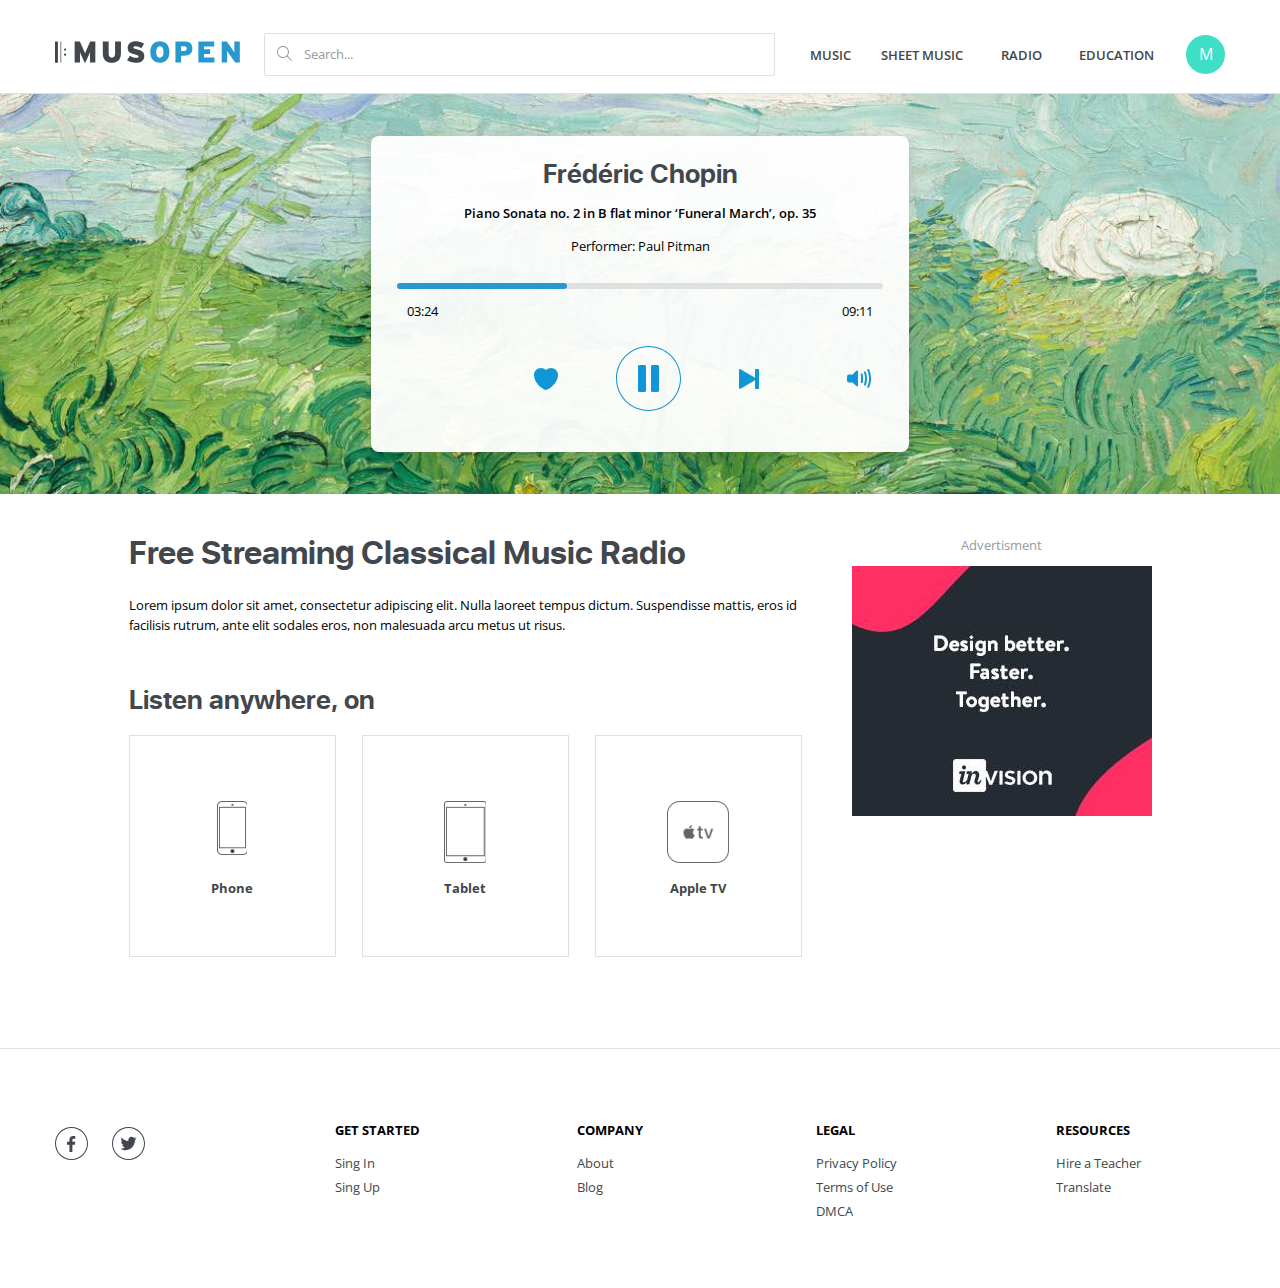
<file: radio.html>
<!DOCTYPE html>
<html lang="ru">

	<head>
		<meta charset="utf-8">
		<meta name="viewport" content="width=device-width, initial-scale=1, maximum-scale=1, minimal-ui">
		<meta http-equiv="X-UA-Compatible" content="IE=edge">
		<meta name="imagetoolbar" content="no">
		<meta name="msthemecompatible" content="no">
		<meta name="cleartype" content="on">
		<meta name="HandheldFriendly" content="True">
		<meta name="format-detection" content="telephone=no">
		<meta name="format-detection" content="address=no">
		<meta name="google" value="notranslate">
		<meta name="theme-color" content="#ffffff">
		<meta name="apple-mobile-web-app-capable" content="yes">
		<meta name="apple-mobile-web-app-status-bar-style" content="black-translucent">
		<meta name="application-name" content="">
		<meta name="msapplication-tooltip" content="">
		<meta name="msapplication-TileColor" content="#ffffff">
		<meta name="msapplication-starturl" content="https://csssr.github.io/csssr-project-template/">
		<meta name="msapplication-tap-highlight" content="no">
		<title>Musopen - Radio</title>
		<meta name="description" content="">
		<meta name="keywords" content="">
		<link href="https://fonts.googleapis.com/css?family=Open+Sans:400,600,700" rel="stylesheet">
		<link href="assets/styles/app.min.css" rel="stylesheet">
	</head>

	<svg xmlns="http://www.w3.org/2000/svg" style="width:0; height:0; visibility:hidden;">
	    <symbol id="icon_about-bg" viewBox="0 0 1029 184">
	       <g fill="none" fill-rule="evenodd" stroke-linecap="round" stroke-linejoin="round"> <g opacity=".16" stroke="#000"> <path d="M677.5 79.682c0 2.188-3.04 2.555-4.334 3.02-1.294.465-1.98 1.927-1.525 3.25.472 1.368 1.904 2.07 3.198 1.604l.996-.358c.937-.337 1.666-1.275 1.666-2.248V66.123c0-.244.177-.453.418-.493l11-1.833c.305-.05.582.184.582.493v18.66c0 .973-.73 1.91-1.666 2.248l-.996.358c-1.294.465-2.726-.236-3.18-1.558-.472-1.37.214-2.83 1.508-3.296 1.294-.465 4.334-.832 4.334-3.02"/> <path d="M677.5 71.97c0-.733.53-1.36 1.253-1.48l9.582-1.597c.61-.1 1.165.37 1.165.987M426.166 129.366l8.334-1.667-8.334-1.667-1.666-8.334-1.666 8.333-8.334 1.666 8.334 1.666 1.666 8.333z"/> <path stroke-width="2" d="M859.833 140.333L876.5 137l-16.667-3.334L856.5 117l-3.334 16.666L836.5 137l16.666 3.333L856.5 157z"/> <path d="M714.95 149.54c2.02 1.54 4.55 2.46 7.29 2.46 6.63 0 12-5.37 12-12s-5.37-12-12-12c-4.7 0-8.77 2.7-10.74 6.63"/> <path d="M727.53 136.45c.62 1.04.97 2.25.97 3.55 0 3.87-3.13 7-7 7s-7-3.13-7-7 3.13-7 7-7c.12 0 .25 0 .37.02"/> <path d="M57.32 147.28c4.04 3.08 9.1 4.92 14.58 4.92 13.26 0 24-10.74 24-24s-10.74-24-24-24c-9.4 0-17.54 5.4-21.48 13.26" stroke-width="2"/> <path d="M83.96 121.1c1.24 2.08 1.94 4.5 1.94 7.1 0 7.74-6.26 14-14 14s-14-6.26-14-14 6.26-14 14-14c.24 0 .5 0 .74.04" stroke-width="2"/> <path d="M595.614 26L576.5 20.115 582.385 1 601.5 6.886zM218.5 110.5v14M220.5 122.5v-10M222.5 114.5v6M224.5 116.5v2M226.5 115.5v4M228.5 121.5v-8M216.5 115.5v4"/> <path d="M449 72V37c0-6.627 5.373-12 12-12s12 5.373 12 12c0 2.21 1.79 4 4 4h8c6.627 0 12 5.373 12 12v19c0 .552-.448 1-1 1h-46c-.552 0-1-.448-1-1zM449 59h48M453 59v6M457 59v6M465 59v6M469 59v6M473 59v6M481 59v6M485 59v6M493 59v6" stroke-width="2"/> <path d="M143.5 172.7v4M143.5 174.7h17M167.5 168.7s-2 6-8 6c6 0 8 6 8 6v-12zM157.636 182.7h-6.27c-2.127 0-3.866-1.74-3.866-3.865v-.27c0-2.127 1.74-3.866 3.865-3.866h6.27c2.126 0 3.865 1.738 3.865 3.864v.27c0 2.126-1.74 3.865-3.864 3.865zM154.5 179.7v-5M152.5 179.7v-5M156.5 179.7v-5M983 134c0 3.866-3.134 7-7 7s-7-3.134-7-7 3.134-7 7-7 7 3.134 7 7zM903 90.5c0-1.933 1.567-3.5 3.5-3.5s3.5 1.567 3.5 3.5-1.567 3.5-3.5 3.5-3.5-1.567-3.5-3.5zM520.5 108c0-3.59 2.91-6.5 6.5-6.5s6.5 2.91 6.5 6.5-2.91 6.5-6.5 6.5-6.5-2.91-6.5-6.5zM369.5 26c0 7.456-6.044 13.5-13.5 13.5s-13.5-6.044-13.5-13.5 6.044-13.5 13.5-13.5 13.5 6.044 13.5 13.5zM233.5 59.5l8 8M241.5 61.5l8 8M267.5 167.5h24v-24h-24zM1028.5 64l-8 8M1026.5 72l-8 8"/> </g> <g opacity=".45"> <path stroke="#343434" d="M11.667 66.667L20 65l-8.333-1.666L10 55l-1.666 8.334L0 65l8.334 1.667L10 75z"/> <path d="M616 154.3c0 13.255-10.745 24-24 24s-24-10.745-24-24 10.745-24 24-24 24 10.745 24 24zM580 160.292c11 10.5 20 6 26-4" stroke="#343434" stroke-width="2"/> <path d="M697 28.8c0 1.933-1.567 3.5-3.5 3.5s-3.5-1.567-3.5-3.5 1.567-3.5 3.5-3.5 3.5 1.567 3.5 3.5zM791 60.3l8 8M799 62.3l8 8" stroke="#343434"/> <path d="M920 26.3v8M920 30.3h34M968 18.3s-4 12-16 12c12 0 16 12 16 12v-24zM948.27 46.3H935.73c-4.25 0-7.728-3.478-7.728-7.73v-.54c0-4.25 3.478-7.73 7.728-7.73h12.543c4.25 0 7.73 3.48 7.73 7.73v.54c0 4.252-3.48 7.73-7.73 7.73zM942 40.3v-10M938 40.3v-10M946 40.3v-10" stroke="#000" stroke-width="2"/> </g> <g stroke="#8C8C8C" stroke-width="2"> <path d="M141 51.375c0 4.376-6.08 5.108-8.668 6.04-2.59.93-3.96 3.854-3.05 6.498l.032.094c.91 2.644 3.774 4.046 6.362 3.116l1.992-.717c1.874-.674 3.332-2.55 3.332-4.496V24.257c0-.488.354-.906.835-.986l22-3.666c.61-.102 1.165.37 1.165.986v37.32c0 1.947-1.458 3.822-3.332 4.496l-1.992.717c-2.588.93-5.45-.472-6.362-3.116l-.032-.094c-.91-2.644.46-5.568 3.05-6.5 2.588-.93 8.668-1.662 8.668-6.038"/> <path d="M141 35.952c0-1.467 1.06-2.718 2.507-2.96L162.67 29.8c1.22-.204 2.33.735 2.33 1.97"/> </g> <path d="M322 80.948v32.104c0 1.504 1.678 2.44 3.01 1.676l28.006-16.05c1.312-.753 1.312-2.603 0-3.355L325.01 79.27c-1.332-.76-3.01.174-3.01 1.678z" stroke="#1C97D3" stroke-width="2"/> <path d="M632.5 85.8l-8 8M630.5 93.8l-8 8M67.5 44c-3.038 0-5.5-2.463-5.5-5.5s2.462-5.5 5.5-5.5 5.5 2.463 5.5 5.5-2.462 5.5-5.5 5.5z" stroke="#1C97D3"/> </g>
	    </symbol>
	    <symbol id="icon_chain" viewBox="0 0 15 15">
	      <path d="M5.686 13.994l3.34-3.34c.337-.336.594-.735.764-1.187.14-.375.212-.768.212-1.166 0-.55-.13-1.075-.39-1.558-.165-.306-.357-.566-.586-.795-.228-.228-.488-.42-.795-.586-.24-.13-.545-.04-.677.202-.132.244-.04.546.2.678.222.12.407.255.566.414.158.16.294.344.412.563.18.335.27.7.27 1.084 0 .28-.05.552-.148.814-.12.322-.296.594-.535.833L4.977 13.29c-.875.882-2.413.886-3.293-.005C1.243 12.848 1 12.265 1 11.64c0-.623.243-1.208.686-1.646l2.24-2.24c.195-.196.195-.512 0-.707-.196-.196-.512-.196-.707 0L.98 9.285C.348 9.912 0 10.748 0 11.64c0 .893.348 1.73.978 2.352.626.633 1.462.98 2.354.98.893 0 1.73-.347 2.354-.978M7.012 9.64c-.08 0-.162-.02-.238-.06-.307-.166-.567-.357-.795-.586-.23-.23-.422-.49-.587-.795-.448-.84-.513-1.83-.18-2.725.172-.453.43-.852.766-1.188L9.32.947c1.25-1.262 3.454-1.264 4.707.002.63.626.975 1.462.975 2.35 0 .89-.346 1.725-.976 2.354l-2.24 2.24c-.195.196-.512.196-.707 0-.196-.195-.196-.51 0-.707l2.24-2.24c.44-.44.682-1.025.682-1.646 0-.62-.242-1.205-.683-1.646-.88-.887-2.418-.885-3.293-.002l-3.34 3.342c-.24.24-.415.51-.537.833-.233.623-.188 1.315.123 1.897.118.22.254.404.413.563.16.16.344.294.564.414.243.133.333.436.202.68-.09.166-.263.26-.44.26" fill="#000" fill-rule="evenodd" opacity=".5"/>
	    </symbol>
	    <symbol id="icon_chat-cloud" viewBox="0 0 56 56">
	       <path d="M46 31c0 .553-.448 1-1 1H11c-.552 0-1-.447-1-1 0-.553.448-1 1-1h34c.552 0 1 .447 1 1M10 19c0-.552.448-1 1-1h24c.552 0 1 .448 1 1s-.448 1-1 1H11c-.552 0-1-.448-1-1m36 6c0 .553-.448 1-1 1H11c-.552 0-1-.447-1-1 0-.553.448-1 1-1h34c.552 0 1 .447 1 1M28 48c-3.7 0-7.282-.68-10.65-2.02-.35-.14-.754-.067-1.038.186L8.78 52.95 7.257 39.125c-.022-.194-.1-.38-.225-.53C3.74 34.63 2 29.928 2 25 2 12.318 13.664 2 28 2s26 10.318 26 23c0 12.683-11.664 23-26 23m0-48C12.56 0 0 11.215 0 25c0 5.302 1.832 10.356 5.3 14.638l1.706 15.47c.04.374.287.693.638.827.116.044.236.065.356.065.243 0 .482-.09.67-.257l8.524-7.68C20.627 49.35 24.26 50 28 50c15.44 0 28-11.215 28-25S43.44 0 28 0" fill="#2898D1" fill-rule="evenodd"/>
	    </symbol>
	    <symbol id="icon_close" viewBox="0 0 8 8">
	      <g stroke="#7F7F7F" stroke-width="2" fill="none" fill-rule="evenodd" stroke-linecap="round" stroke-linejoin="round"><path d="M1 1l6 6M1 7l6-6"/></g>
	    </symbol>
	    <symbol id="icon_facebook" viewBox="0 0 33 33">
	      <path d="M18.114 9c1.04 0 1.934.078 2.195.113v2.543h-1.507c-1.18 0-1.41.562-1.41 1.386v1.816h2.817l-.367 2.844h-2.45V25h-2.937v-7.298H12v-2.844h2.456V12.76c0-2.434 1.486-3.76 3.658-3.76M16.5 32C7.94 32 1 25.06 1 16.5 1 7.94 7.94 1 16.5 1 25.06 1 32 7.94 32 16.5 32 25.06 25.06 32 16.5 32m0-32C7.387 0 0 7.388 0 16.5S7.387 33 16.5 33 33 25.612 33 16.5 25.613 0 16.5 0" fill="#41474C" fill-rule="evenodd"/>
	    </symbol>
	    <symbol id="icon_heart" viewBox="0 0 24 22">
	       <path d="M17 0c-1.903 0-3.695.77-5 2.103C10.695.77 8.903 0 7 0 3.14 0 0 3.14 0 7c0 .295.023.584.054.818C.627 15.956 9.434 22 12 22c2.565 0 11.373-6.044 11.94-14.13.037-.286.06-.575.06-.87 0-3.86-3.14-7-7-7" fill="#1096D6" fill-rule="evenodd"/>
	    </symbol>
	    <symbol id="icon_logo" viewBox="0 0 185 23">
	      <g fill="none" fill-rule="evenodd"><path d="M104.833 22.315c-5.606 0-9.53-3.8-9.53-10.778C95.303 4.562 99.286.7 104.89.7c5.608 0 9.53 3.803 9.53 10.78 0 6.973-3.983 10.835-9.587 10.835m0-16.556c2.302 0 3.658 2.006 3.658 5.777 0 3.772-1.297 5.718-3.6 5.718-2.3 0-3.656-2.006-3.656-5.776 0-3.774 1.298-5.72 3.6-5.72zm24.105 9.43h-2.86v6.795h-5.636V1.03h8.88c4.84 0 8.054 1.885 8.054 6.946 0 5.328-3.48 7.214-8.438 7.214zm.236-9.432h-3.097v4.7h3.01c1.858 0 2.596-.807 2.596-2.393 0-1.377-.678-2.307-2.51-2.307zm14.202 16.227V1.03h15.815v4.88h-10.15v2.784h6.11v4.82h-6.11v3.592H159.4v4.88h-16.022zm36.773 0l-4.927-6.915c-.915-1.287-2.686-3.982-3.216-4.91.148.928.177 3.712.177 5.42v6.405h-5.488V1.03h5.046l4.544 6.196c.942 1.288 2.773 4.07 3.214 4.94-.147-.928-.176-3.712-.176-5.42V1.03h5.488v20.955h-4.663z" fill="#2898D1"/><path d="M34.98 21.985v-5c0-2.066.03-3.95.118-5.567-.62 1.556-1.682 3.98-2.39 5.478l-2.713 5.81-2.716-5.81c-.707-1.497-1.77-3.922-2.39-5.478.088 1.617.12 3.5.12 5.567v5h-5.372V1.03h5.25l2.54 5.597c1.238 2.695 2.272 5.15 2.596 6.318.354-1.198 1.298-3.473 2.597-6.318L35.16 1.03h5.193v20.955h-5.37zm21.826.33c-5.194 0-9-2.634-9-9.28V1.03h5.842v12.005c0 2.574 1.003 4.16 3.247 4.16 2.24 0 3.186-1.586 3.186-4.16V1.03h5.842v12.005c0 6.646-3.925 9.28-9.116 9.28zm23.987 0c-3.335 0-6.55-1.107-8.705-2.544l2.773-4.55c1.507 1.05 4.133 2.095 6.05 2.095 2.035 0 2.686-.358 2.686-1.347 0-.78-.738-1.257-3.51-1.916-4.99-1.167-7.378-2.544-7.378-6.735C72.708 3.365 75.865.7 80.85.7c3.51 0 6.05.87 8.233 2.425l-2.773 4.55C84.48 6.42 82.65 5.7 80.557 5.7c-1.712 0-2.125.54-2.125 1.287 0 .78.737 1.138 3.393 1.767 5.192 1.258 7.494 2.873 7.494 6.796 0 4.79-3.57 6.765-8.527 6.765zM0 22.135V1.105h2.924v21.03H0zm5.475 0V1.105h.73v21.03h-.73zM9.04 9.082c0-.6.48-1.085 1.07-1.085.592 0 1.07.486 1.07 1.085 0 .6-.478 1.086-1.07 1.086-.59 0-1.07-.486-1.07-1.086zm0 5.076c0-.6.48-1.084 1.07-1.084.592 0 1.07.484 1.07 1.084 0 .6-.478 1.085-1.07 1.085-.59 0-1.07-.485-1.07-1.085z" fill="#41474C"/></g>
	    </symbol>
	    <symbol id="icon_next" viewBox="0 0 20 20">
	       <path d="M19 0h-2c-.553 0-1 .448-1 1v7.834L1.515.144C1.205-.045.82-.05.507.13.193.307 0 .64 0 1v18c0 .36.193.692.507.87.153.087.323.13.493.13.178 0 .356-.048.515-.143L16 11.167V19c0 .553.447 1 1 1h2c.553 0 1-.447 1-1V1c0-.552-.447-1-1-1" fill="#1096D6" fill-rule="evenodd"/>
	    </symbol>
	    <symbol id="icon_note" viewBox="0 0 13 15">
	      <path d="M11.942 11.972c-.148.36-.532.686-1.026.873-.866.332-1.68.094-1.87-.326-.065-.147-.06-.312.013-.49.148-.36.53-.687 1.026-.874.283-.11.56-.156.813-.156.517 0 .927.2 1.054.48v.002c.066.145.062.31-.012.49zm-6.95-8.037V1.942l7.01-.875V3.06l-7.01.875zm-2.08 9.91c-.866.332-1.677.093-1.865-.326-.066-.147-.06-.312.013-.492.15-.36.53-.686 1.023-.872.282-.11.56-.156.81-.156.517 0 .926.2 1.053.48v.002c.033.072.048.15.046.23v.004c-.003.082-.022.167-.06.257-.147.36-.53.686-1.02.872zM13 .5c0-.143-.063-.28-.17-.375-.108-.094-.252-.14-.393-.12l-8.01 1c-.25.03-.438.243-.438.495v9.73c-.624-.292-1.455-.318-2.265-.01-.756.288-1.336.808-1.59 1.426-.18.432-.18.888-.002 1.284.308.684 1.074 1.072 1.956 1.072.38 0 .78-.072 1.176-.22.756-.29 1.336-.81 1.592-1.428.073-.18.11-.362.122-.543.002-.02.012-.038.012-.06V4.944l7.01-.876v6.163c-.625-.293-1.46-.32-2.272-.01-.758.288-1.34.81-1.595 1.428-.178.432-.178.887 0 1.282.31.685 1.076 1.072 1.96 1.072.38 0 .78-.07 1.176-.22.76-.29 1.34-.81 1.596-1.43.086-.206.128-.42.13-.628.002-.006.005-.012.005-.018V.5z" fill="#000" fill-rule="evenodd" opacity=".36"/>
	    </symbol>
	    <symbol id="icon_pause" viewBox="0 0 65 65">
	       <path d="M43 20.5v24c0 .827-.673 1.5-1.5 1.5h-5c-.827 0-1.5-.673-1.5-1.5v-24c0-.827.673-1.5 1.5-1.5h5c.827 0 1.5.673 1.5 1.5m-13 0v24c0 .827-.673 1.5-1.5 1.5h-5c-.827 0-1.5-.673-1.5-1.5v-24c0-.827.673-1.5 1.5-1.5h5c.827 0 1.5.673 1.5 1.5M32.5 64C15.13 64 1 49.87 1 32.5 1 15.13 15.13 1 32.5 1 49.87 1 64 15.13 64 32.5 64 49.87 49.87 64 32.5 64m0-64C14.58 0 0 14.58 0 32.5S14.58 65 32.5 65 65 50.42 65 32.5 50.42 0 32.5 0" fill="#1096D6" fill-rule="evenodd"/>
	    </symbol>
	    <symbol id="icon_people" viewBox="0 0 56 44">
	       <path d="M42.684 33.948c-1.292-.43-2.513-.773-3.59-1.075C35.13 31.76 32 30.88 32 27c0-3.577 1.016-4.686 1.997-5.757C34.982 20.168 36 19.055 36 14c0-7.514-2.99-12-8-12s-8 4.486-8 12c0 5.055 1.02 6.168 2.004 7.243C22.984 22.313 24 23.423 24 27c0 3.88-3.13 4.76-7.093 5.873-1.077.302-2.298.644-3.59 1.075-6.383 2.128-6.365 3.834-6.324 7.956V42h42.014v-.096c.042-4.122.06-5.828-6.323-7.956m8.324 7.977C51.004 42.27 51 42.628 51 43c0 .552-.447 1-1 1H6c-.552 0-1-.448-1-1 0-.372-.003-.73-.007-1.075-.048-4.788.272-7.4 7.69-9.873 1.34-.447 2.585-.796 3.684-1.105C20.553 29.77 22 29.25 22 27c0-2.8-.65-3.51-1.47-4.406C19.343 21.3 18 19.834 18 14 18 1.01 25.655 0 28 0c2.346 0 10 1.01 10 14 0 5.833-1.343 7.3-2.528 8.594C34.65 23.49 34 24.2 34 27c0 2.25 1.448 2.77 5.634 3.947 1.1.31 2.344.658 3.683 1.105 7.42 2.472 7.74 5.085 7.69 9.873m.31-13.873c-3.076-1.026-3.366-1.493-3.366-2.472 0-.815.308-1.296.774-2.025.707-1.106 1.586-2.484 1.586-5.385 0-5.192-2.3-8.17-6.31-8.17-1.45 0-2.69.39-3.69 1.157-.437.337-.52.965-.182 1.403.336.437.964.52 1.402.182.65-.5 1.458-.742 2.47-.742 2.86 0 4.31 2.075 4.31 6.17 0 2.317-.647 3.33-1.272 4.308-.535.837-1.087 1.702-1.087 3.102 0 2.59 1.963 3.444 4.734 4.368 2.027.676 3.04 1.912 3.267 4.052h-1.16c-.552 0-1 .447-1 1 0 .552.448 1 1 1H55c.553 0 1-.448 1-1 0-3.625-1.532-5.9-4.683-6.948M4.21 35c0 .552-.447 1-1 1H1c-.552 0-1-.448-1-1 0-3.625 1.533-5.9 4.684-6.948C7.76 27.026 8.05 26.56 8.05 25.58c0-.815-.307-1.296-.773-2.025C6.57 22.45 5.69 21.07 5.69 18.17 5.69 12.978 7.99 10 12 10c1.45 0 2.69.39 3.69 1.157.438.337.52.965.183 1.403-.337.436-.964.52-1.402.182-.65-.5-1.457-.742-2.47-.742-2.86 0-4.31 2.075-4.31 6.17 0 2.317.647 3.33 1.273 4.308.534.837 1.087 1.702 1.087 3.102 0 2.59-1.962 3.444-4.733 4.368C3.29 30.624 2.277 31.86 2.05 34h1.16c.553 0 1 .447 1 1" fill="#2898D1" fill-rule="evenodd"/>
	    </symbol>
	    <symbol id="icon_play" viewBox="0 0 65 65">
	       <path d="M45.77 32.078c.144.092.23.25.23.422 0 .17-.086.33-.23.422l-22 14c-.083.052-.176.078-.27.078-.083 0-.165-.02-.24-.062-.16-.088-.26-.256-.26-.438v-28c0-.183.1-.35.26-.44.16-.086.355-.08.51.018l22 14zM32.5 64C15.13 64 1 49.87 1 32.5 1 15.13 15.13 1 32.5 1 49.87 1 64 15.13 64 32.5 64 49.87 49.87 64 32.5 64zm0-64C14.58 0 0 14.58 0 32.5S14.58 65 32.5 65 65 50.42 65 32.5 50.42 0 32.5 0z" fill="#1096D6" fill-rule="evenodd"/>
	    </symbol>
	    <symbol id="icon_search" viewBox="0 0 15 15">
	      <path d="M1 6c0-2.757 2.243-5 5-5s5 2.243 5 5-2.243 5-5 5-5-2.243-5-5m13.854 8.146L10.578 9.87C11.463 8.824 12 7.475 12 6c0-3.31-2.69-6-6-6S0 2.69 0 6s2.69 6 6 6c1.475 0 2.825-.537 3.87-1.423l4.276 4.277c.098.097.226.146.354.146.128 0 .256-.05.354-.146.195-.196.195-.512 0-.708" fill="#999"/>
	    </symbol>
	    <symbol id="icon_settings" viewBox="0 0 17 13">
	      <g fill="#FFF" fill-rule="evenodd"><path d="M0 1h17v1H0z"/><circle cx="2.5" cy="1.5" r="1.5"/><path d="M0 6h17v1H0z"/><circle cx="12.5" cy="6.5" r="1.5"/><path d="M0 11h17v1H0z"/><circle cx="7.5" cy="11.5" r="1.5"/></g>
	    </symbol>
	    <symbol id="icon_sheet" viewBox="0 0 13 15">
	      <path d="M10 11.5c0 .276-.224.5-.5.5h-6c-.276 0-.5-.224-.5-.5s.224-.5.5-.5h6c.276 0 .5.224.5.5zm0-2c0 .276-.224.5-.5.5h-6c-.276 0-.5-.224-.5-.5s.224-.5.5-.5h6c.276 0 .5.224.5.5zm-7-6c0-.276.224-.5.5-.5h2c.276 0 .5.224.5.5s-.224.5-.5.5h-2c-.276 0-.5-.224-.5-.5zm0 2c0-.276.224-.5.5-.5h2c.276 0 .5.224.5.5s-.224.5-.5.5h-2c-.276 0-.5-.224-.5-.5zm7 2c0 .276-.224.5-.5.5h-6c-.276 0-.5-.224-.5-.5s.224-.5.5-.5h6c.276 0 .5.224.5.5zM1 14V1h7v3.5c0 .276.224.5.5.5H12v9H1zM9 1.707L11.293 4H9V1.707zm3.96 2.6c-.024-.06-.062-.116-.107-.16l-4-4c-.044-.045-.1-.083-.16-.108C8.632.013 8.565 0 8.5 0h-8C.224 0 0 .224 0 .5v14c0 .276.224.5.5.5h12c.276 0 .5-.224.5-.5v-10c0-.066-.014-.132-.04-.192z" fill="#000" fill-rule="evenodd" opacity=".36"/>
	    </symbol>
	    <symbol id="icon_speaker" viewBox="0 0 24 19">
	       <path d="M14.6 4.45c-.546.084-.922.595-.838 1.14.153 1.01.238 2.36.238 3.8s-.085 2.79-.238 3.8c-.084.546.29 1.055.838 1.138.05.008.102.012.15.012.488 0 .913-.354.99-.85.17-1.12.26-2.54.26-4.1 0-1.56-.09-2.98-.26-4.1-.084-.547-.596-.922-1.14-.84m2.98-2.142c-.516.2-.77.78-.572 1.294.65 1.673.992 3.675.992 5.788 0 2.113-.342 4.115-.992 5.79-.2.514.057 1.093.57 1.293.12.046.243.067.363.067.4 0 .78-.242.933-.638C19.61 14 20 11.748 20 9.39c0-2.358-.39-4.61-1.127-6.512-.2-.514-.783-.77-1.294-.57M22.1.565C21.863.068 21.265-.14 20.767.1c-.497.24-.706.837-.466 1.334C21.412 3.74 22 6.49 22 9.39c0 2.9-.588 5.65-1.7 7.955-.24.497-.032 1.095.466 1.335.14.067.288.1.434.1.372 0 .728-.208.9-.566C23.344 15.64 24 12.59 24 9.39s-.657-6.25-1.9-8.825M11 2.39v14c0 .404-.243.77-.617.924-.124.052-.254.076-.383.076-.26 0-.515-.102-.707-.293L5.586 13.39H2c-1.102 0-2-.897-2-2v-4c0-1.103.898-2 2-2h3.586l3.707-3.707c.287-.287.716-.372 1.09-.217.374.155.617.52.617.924" fill="#1096D6" fill-rule="evenodd"/>
	    </symbol>
	    <symbol id="icon_star" viewBox="0 0 11 11">
	      <path d="M8.04 6.546c-.164.17-.24.41-.202.642l.478 2.933-2.453-1.357c-.227-.126-.498-.127-.725 0L2.684 10.12l.478-2.932c.038-.233-.038-.473-.203-.642L.92 4.456l2.783-.427c.248-.04.458-.196.564-.423L5.5.98l1.23 2.627c.107.227.318.384.565.422l2.783.425-2.037 2.09zm2.93-2.39c-.065-.2-.236-.343-.443-.375l-3.132-.484L6.005.33V.327c-.187-.395-.823-.396-1.01 0l-1.4 2.976-3.122.477c-.207.033-.377.177-.444.375-.067.2-.018.416.128.567l2.28 2.35-.536 3.29c-.034.212.054.42.23.544.097.07.208.103.32.102.092 0 .185-.022.27-.07l2.785-1.534 2.77 1.534c.188.104.414.092.59-.032.177-.123.265-.332.23-.545l-.53-3.303 2.275-2.335c.146-.15.195-.368.13-.567z" fill="#F0C200" fill-rule="evenodd"/>
	    </symbol>
	    <symbol id="icon_star_filled" viewBox="0 0 11 11">
	      <path d="M10.97 4.156c-.066-.2-.236-.343-.444-.374l-3.13-.486L6.005.33V.327c-.188-.395-.825-.396-1.01 0L3.594 3.305l-3.12.478c-.208.03-.378.175-.445.374-.068.198-.018.415.13.566l2.278 2.35-.536 3.29c-.035.212.054.42.23.544.097.07.208.103.32.102.092 0 .185-.023.27-.07l2.785-1.534 2.77 1.534c.188.104.414.092.59-.032.177-.123.265-.332.23-.545l-.532-3.303 2.277-2.335c.146-.15.195-.368.13-.566" fill="#F0C200" fill-rule="evenodd"/>
	    </symbol>
	    <symbol id="icon_twitter" viewBox="0 0 33 33">
	      <path d="M22.616 11.94c.664-.08 1.297-.26 1.884-.528-.438.675-.995 1.266-1.636 1.742.006.142.008.29.008.435 0 4.448-3.3 9.577-9.34 9.577-1.853 0-3.58-.558-5.032-1.512.257.03.52.047.784.047 1.537 0 2.953-.54 4.076-1.443-1.436-.026-2.648-1-3.066-2.337.2.04.407.06.618.06.3 0 .59-.04.865-.118-1.503-.31-2.634-1.67-2.634-3.3v-.042c.443.25.95.403 1.487.42-.88-.605-1.46-1.635-1.46-2.802 0-.615.16-1.193.444-1.692 1.62 2.038 4.04 3.377 6.767 3.517-.056-.247-.084-.503-.084-.766 0-1.86 1.47-3.367 3.282-3.367.944 0 1.797.41 2.395 1.06.75-.148 1.45-.43 2.086-.813-.246.786-.767 1.445-1.444 1.86M16.5 32C7.94 32 1 25.06 1 16.5 1 7.94 7.94 1 16.5 1 25.06 1 32 7.94 32 16.5 32 25.06 25.06 32 16.5 32m0-32C7.387 0 0 7.387 0 16.5 0 25.612 7.387 33 16.5 33S33 25.612 33 16.5C33 7.387 25.613 0 16.5 0" fill="#41474C" fill-rule="evenodd"/>
	    </symbol></svg>

	<body class="page">
		<div class="radio-page">
			<div class="content-wrapper">
				<header class="header">
					<div class="header__logo">
						<a href="index.html">
							<svg width="185px" height="24px"><use xlink:href="#icon_logo"></use></svg>
						</a>
					</div>
					<div class="header__search-wrapper">
						<form class="search">
							<input type="search" placeholder="Search..." class="search__search-input" />
							<svg width="15px" height="15px" class="search__search-icon search__search-icon_result"><use xlink:href="#icon_search"></use></svg>
						</form>
					</div>
					<nav class="header__nav">
						<ul class="header__nav-list">
							<li class="header__nav-item">
								<a href="/" class="header__nav-link">Music</a>
							</li>
							<li class="header__nav-item">
								<a href="/" class="header__nav-link">Sheet music</a>
							</li>
							<li class="header__nav-item">
								<a href="/radio.html" class="header__nav-link">Radio</a>
							</li>
							<li class="header__nav-item">
								<a href="/" class="header__nav-link">Education</a>
							</li>
						</ul>
						<div class="header__user-block">
							<div class="header__user-icon">
								<a href="/" class="header__user-link">M</a>
							</div>
						</div>
					</nav>
				</header>
			</div>
			<div class="radio-page__player-wrapper">
				<div class="player">
					<audio id="radio-player">
						<source src="#" type="audio/ogg; codecs=vorbis" />
						<source src="#" type="audio/mpeg" />
					</audio>
					<div id="radio-player" class="player__player">
						<h2 class="player__artist">Frédéric Chopin</h2>
						<span class="player__song">Piano Sonata no. 2 in B flat minor ‘Funeral March’, op. 35</span>
						<span class="player__performer">Performer: Paul Pitman</span>
						<div id="radio-player-timeline" class="player__timeline">
							<div id="radio-player-progress-bar" class="player__progress-bar"></div>
						</div>
						<div class="player__time-counters-wrapper">
							<span id="time-counters-progress" class="player__time-counters-item">03:24</span>
							<span id="time-counters-whole" class="player__time-counters-item">09:11</span>
						</div>
						<div class="player__controls">
							<button id="radio-player-like" class="player__like-button player__button">
								<svg width="24px" height="22px"><use xlink:href="#icon_heart"></use></svg>
							</button>
							<button id="radio-player-play" class="player__play-button player__button player__button player__button_invisible">
								<svg width="65px" height="65px"><use xlink:href="#icon_play"></use></svg>
							</button>
							<button id="radio-player-pause" class="player__pause-button player__button">
								<svg width="65px" height="65px"><use xlink:href="#icon_pause"></use></svg>
							</button>
							<button id="radio-player-next" class="player__next-button player__button">
								<svg width="20px" height="20px"><use xlink:href="#icon_next"></use></svg>
							</button>
							<div class="player__volume-wrapper">
								<button id="radio-player-volume" class="player__volume-button player__button">
									<svg width="24px" height="19px"><use xlink:href="#icon_speaker"></use></svg>
								</button>
								<div id="radio-player-volume-line" class="player__volume-line">
									<div id="radio-player-volume-progress-bar" class="player__volume-progress-bar"></div>
								</div>
							</div>
						</div>
					</div>
				</div>
			</div>
			<main class="radio-page__content" role="main">
				<div class="radio-page__info-block">
					<h1 class="radio-page__info-title">Free Streaming Classical Music Radio</h1>
					<p class="radio-page__info-text">Lorem ipsum dolor sit amet, consectetur adipiscing elit. Nulla laoreet tempus dictum. Suspendisse mattis, eros id facilisis
						rutrum, ante elit sodales eros, non malesuada arcu metus ut risus.</p>
					<div class="radio-page__features-wrapper">
						<h2 class="radio-page__features-heading">Listen anywhere, on</h2>
						<ul class="radio-page__features-list">
							<li class="radio-page__features-item">
								<a href="#" class="radio-page__features-link">
									<span class="radio-page__features-icon radio-page__features-icon_phone"></span>
									<span class="radio-page__features-title">Phone</span>
								</a>
							</li>
							<li class="radio-page__features-item">
								<a href="#" class="radio-page__features-link">
									<span class="radio-page__features-icon radio-page__features-icon_tablet"></span>
									<span class="radio-page__features-title">Tablet</span>
								</a>
							</li>
							<li class="radio-page__features-item">
								<a href="#" class="radio-page__features-link">
									<span class="radio-page__features-icon radio-page__features-icon_appletv"></span>
									<span class="radio-page__features-title">Apple TV</span>
								</a>
							</li>
						</ul>
					</div>
				</div>
				<div class="radio-page__advertisment-block">
					<span class="radio-page__advertisment-title">Advertisment</span>
					<a class="radio-page__advertisment-link">
						<img src="/assets/images/ad.jpg" width="300" height="250" alt="ad" />
					</a>
				</div>
			</main>
			<div class="footer-wrapper">
				<div class="footer">
					<div class="footer__social">
						<ul class="social">
							<li class="social__item">
								<a href="/" class="social__link">facebook
									<svg width="33px" height="33px"><use xlink:href="#icon_facebook"></use></svg>
								</a>
							</li>
							<li class="social__item">
								<a href="/" class="social__link">twitter
									<svg width="33px" height="33px"><use xlink:href="#icon_twitter"></use></svg>
								</a>
							</li>
						</ul>
					</div>
					<nav class="footer__nav">
						<ul class="footer__nav-list">
							<li class="footer__nav-item">
								<span class="footer__nav-heading">Get Started</span>
								<ul class="footer__nav-links-list">
									<li class="footer__nav-links-item">
										<a href="/" class="footer__nav-link">Sing In</a>
									</li>
									<li class="footer__nav-links-item">
										<a href="/" class="footer__nav-link">Sing Up</a>
									</li>
								</ul>
							</li>
							<li class="footer__nav-item">
								<span class="footer__nav-heading">Company</span>
								<ul class="footer__nav-links-list">
									<li class="footer__nav-links-item">
										<a href="/" class="footer__nav-link">About</a>
									</li>
									<li class="footer__nav-links-item">
										<a href="/" class="footer__nav-link">Blog</a>
									</li>
								</ul>
							</li>
							<li class="footer__nav-item">
								<span class="footer__nav-heading">Legal</span>
								<ul class="footer__nav-links-list">
									<li class="footer__nav-links-item">
										<a href="/" class="footer__nav-link">Privacy Policy</a>
									</li>
									<li class="footer__nav-links-item">
										<a href="/" class="footer__nav-link">Terms of Use</a>
									</li>
									<li class="footer__nav-links-item">
										<a href="/" class="footer__nav-link">DMCA</a>
									</li>
								</ul>
							</li>
							<li class="footer__nav-item">
								<span class="footer__nav-heading">Resources</span>
								<ul class="footer__nav-links-list">
									<li class="footer__nav-links-item">
										<a href="/" class="footer__nav-link">Hire a Teacher</a>
									</li>
									<li class="footer__nav-links-item">
										<a href="/" class="footer__nav-link">Translate</a>
									</li>
								</ul>
							</li>
						</ul>
					</nav>
				</div>
			</div>
		</div>
		<script src="assets/scripts/app.min.js"></script>
	</body>

</html>
</file>
<file: assets/styles/app.min.css>
@font-face{font-family:NSSF display;src:url(../../fonts/sfns-display.woff2) format("woff2"),url(../../fonts/sfns-display.woff) format("woff");font-weight:400}@font-face{font-family:NSSF display;src:url(../../fonts/sfns-display-bold.woff2) format("woff2"),url(../../fonts/sfns-display-bold.woff) format("woff");font-weight:700}*{margin:0;padding:0;font:inherit;box-sizing:border-box}article,aside,details,figcaption,figure,footer,header,hgroup,main,nav,section,summary{display:block}audio,canvas,progress,video{display:inline-block;vertical-align:baseline}audio:not([controls]){display:none;height:0}[hidden],template{display:none}html{font-family:sans-serif;-ms-text-size-adjust:100%;-webkit-text-size-adjust:100%;-webkit-tap-highlight-color:rgba(0,0,0,0);-webkit-focus-ring-color:hsla(0,0%,100%,0);cursor:default}body{font-size:100%;line-height:1;-moz-osx-font-smoothing:grayscale;-webkit-font-smoothing:antialiased}a{background:transparent}:active,:focus,:hover{outline:none}hr{box-sizing:content-box;height:0}ol,ul{list-style:none}pre{-moz-tab-size:4;tab-size:4;white-space:pre-wrap}q{quotes:"\201C" "\201D" "\2018" "\2019"}img{border:none}svg:not(:root){overflow:hidden}button,input{line-height:normal}button,select{text-transform:none}button{overflow:visible}button,html input[type=button],input[type=reset],input[type=submit]{-webkit-appearance:button;cursor:pointer}button[disabled],html input[disabled]{cursor:default}input[type=checkbox],input[type=radio]{box-sizing:border-box}input[type=number]::-webkit-inner-spin-button,input[type=number]::-webkit-outer-spin-button{height:auto}input[type=search]{-webkit-appearance:textfield;box-sizing:content-box}input[type=search]::-webkit-search-cancel-button,input[type=search]::-webkit-search-decoration{-webkit-appearance:none}button::-moz-focus-inner,input::-moz-focus-inner{border:none;padding:0}textarea{overflow:auto;vertical-align:top}button,input,select[multiple],textarea{background-image:none}input,select,textarea{border-radius:0;box-shadow:none}input,textarea{resize:none;-webkit-user-select:text;-moz-user-select:text;-ms-user-select:text;user-select:text}[placeholder]:focus::-webkit-input-placeholder{color:transparent}[placeholder]:focus:-ms-input-placeholder{color:transparent}[placeholder]:focus::placeholder{color:transparent}table{border-collapse:collapse;border-spacing:0}body,html{height:100%}body{font-family:Open Sans,Arial,sans-serif}h1,h2,h3,h4{font-family:NSSF display,Arial,sans-serif;color:#41474c}h1{font-size:32px;line-height:36px}h1,h2{font-weight:700}h2{font-size:26px;line-height:30px}h3{font-size:18px;font-weight:700;line-height:24px}h4{font-size:16px;line-height:22px}a{font-size:13px;line-height:20px;text-decoration:none;color:#2898d1}a[href]:hover{text-decoration:underline;color:#0f75a8}a_disabled{color:#e5f2f9}.about{display:-ms-flexbox;display:flex;-ms-flex-direction:column;flex-direction:column;-ms-flex-pack:justify;justify-content:space-between;height:100%}.about__background{padding-top:50px;padding-bottom:50px;display:block;text-align:center}.about__text-wrapper{margin-left:auto;margin-right:auto;margin-bottom:92px;max-width:1172px}.about__text{font-size:13px;line-height:20px}.about__text:not(:last-child){margin-bottom:20px}.about__features-list{margin-left:auto;margin-right:auto;margin-bottom:100px;display:-ms-flexbox;display:flex;-ms-flex-pack:justify;justify-content:space-between;width:100%;max-width:1172px;min-height:238px}.about__features-item{display:block;height:238px}.about__features-link{padding-top:38px;display:-ms-flexbox;display:flex;-ms-flex-direction:column;flex-direction:column;-ms-flex-align:center;align-items:center;width:253px;height:238px;border:1px solid #e0e0e0}.about__features-list .about__features-link:hover{text-decoration:none}.about__features-icon{margin-bottom:14px}.about__features-title{margin-bottom:5px;color:#2898d1}.about__features-text{max-width:212px;color:#41474c}.button{padding-top:11px;padding-bottom:12px;display:block;font-size:13px;font-weight:600;line-height:18px;color:#fff;background-color:#2898d1;border:none;border-radius:2px}.button.button_link:hover{text-decoration:none;color:#fff}.button_small{padding-top:6px;padding-bottom:6px}.button:active,.button_active{background-color:#0f75a8}.button_outline{padding-top:10px;padding-bottom:11px;color:#2898d1;background-color:#fff;border:1px solid #2898d1}.button_outline.button_small{padding-top:5px;padding-bottom:5px}.button_outline.button_active{color:#0f75a8;background-color:#e5f2f9}.button_secondary{background-color:#30ab98}.button_secondary.button_active,.button_secondary:active{background-color:#178272}.button_secondary.button_outline{color:#30ab98;background-color:#fff;border:1px solid #30ab98}.button_secondary.button_outline.button_active{color:#178272;background-color:#e3f0ee}.button_red{background-color:#ea172a}.button_red.button_active,.button_red:active{background-color:#b81c1c}.button_red.button_outline{color:#ea172a;background-color:#fff;border:1px solid #ea172a}.button_red.button_outline.button_active{color:#b81c1c;background-color:#fbe7e7}.button_disabled{color:#fff;background-color:#999;border:none}.button_disabled.button_outline{color:#999;background-color:#fff;border:1px solid #999}.button_filter{display:-ms-flexbox;display:flex;-ms-flex-align:center;align-items:center}.button__text_filter{margin-left:8px}.button_filter,.button_small-paddings{padding-left:15px;padding-right:15px}.content-wrapper{border-style:solid;border-color:#e0e0e0;border-top-width:0;border-left-width:0;border-right-width:0;border-bottom-width:1px}.footer{margin-left:auto;margin-right:auto;padding-bottom:65px;display:-ms-flexbox;display:flex;max-width:1170px}.footer-wrapper{margin-top:auto;padding-top:71px;border-style:solid;border-color:#e0e0e0;border-top-width:1px;border-left-width:0;border-right-width:0;border-bottom-width:0}.footer__social{margin-right:190px}.footer__nav-list{display:-ms-flexbox;display:flex}.footer__nav-item:first-child{margin-right:157px}.footer__nav-item:nth-child(2){margin-right:173px}.footer__nav-item:nth-child(3){margin-right:159px}.footer__nav-heading{margin-bottom:11px;display:block;font-size:13px;font-weight:700;line-height:20px;text-transform:uppercase}.footer__nav-link{display:block;font-size:13px;line-height:24px;color:#41474c}.header{margin-left:auto;margin-right:auto;padding-top:17px;padding-bottom:17px;display:-ms-flexbox;display:flex;-ms-flex-align:center;align-items:center;max-width:1170px}.header__search-wrapper{margin-right:33px;margin-left:24px;-ms-flex-positive:1;flex-grow:1}.header__nav{margin-left:auto;-ms-flex-align:center;align-items:center}.header__nav,.header__nav-list{display:-ms-flexbox;display:flex}.header__nav-list{-ms-flex-negative:0;flex-shrink:0}.header__nav-item:first-child{margin-right:30px}.header__nav-item:nth-child(2){margin-right:38px}.header__nav-item:nth-child(3){margin-right:37px}.header__nav-link{font-weight:600;text-transform:uppercase;color:#41474c}.header__nav-link_active{color:#0f75a8}.header__user-block{margin-left:32px}.header__user-icon{display:block;width:39px;height:39px;text-align:center;background-color:#3fdec6;border-radius:50%}.header__user-link{font-size:16px;line-height:39px;color:#fff}.page-title{margin:42px auto 45px;display:-ms-flexbox;display:flex;-ms-flex-align:center;align-items:center;max-width:1170px}.page-title__title{margin-right:auto}.pagination{display:-ms-flexbox;display:flex;-ms-flex-align:center;align-items:center}.pagination__link{width:77px;text-align:center}.pagination__link:first-child{margin-right:61px}.pagination__link:last-child{margin-left:61px}.pagination__info{text-align:center}.pagination__pages{margin-bottom:5px;font-size:13px;line-height:20px;color:#41474c}.pagination__results{font-size:11px;line-height:20px;color:#999}.player{margin-left:auto;margin-right:auto;padding:24px 26px 36px;display:block;width:538px;background:hsla(0,0%,100%,.95);box-shadow:0 4px 16px 0 rgba(0,0,0,.16);border-radius:8px}.player__artist{margin-bottom:13px;text-align:center}.player__song{margin-bottom:13px;font-weight:600}.player__performer,.player__song{display:block;font-size:13px;line-height:20px;text-align:center}.player__performer{margin-bottom:27px}.player__timeline{position:relative;margin-bottom:12px;display:block;height:6px;border-radius:3px;background-color:#e0e0e0}.player__progress-bar{position:absolute;top:0;left:0;width:35%;height:100%;border-radius:3px;background-color:#2898d1}.player__time-counters-wrapper{margin-bottom:25px;padding-left:10px;padding-right:10px;display:-ms-flexbox;display:flex;-ms-flex-pack:justify;justify-content:space-between}.player__time-counters-item{font-size:13px;line-height:20px}.player__button{border:none;background-color:transparent}.player__button_invisible{display:none}.player__controls{padding-left:12px;padding-right:12px;display:-ms-flexbox;display:flex;-ms-flex-align:center;align-items:center}.player__like-button{margin-left:auto}.player__pause-button,.player__play-button{margin-left:58px;margin-right:58px}.player__volume-wrapper{position:relative;margin-left:88px}.radio-page{display:-ms-flexbox;display:flex;-ms-flex-direction:column;flex-direction:column;height:100%}.radio-page__player-wrapper{margin-bottom:42px;padding-top:42px;padding-bottom:42px;background-image:url(../images/bg-grass.jpg);background-size:cover}.radio-page__content{margin-left:auto;margin-right:auto;margin-bottom:92px;display:-ms-flexbox;display:flex;max-width:1170px;min-height:420px}.radio-page__info-block{margin-right:50px;max-width:673px}.radio-page__info-title{margin-bottom:23px}.radio-page__info-text{margin-bottom:51px;font-size:13px;line-height:20px}.radio-page__advertisment-block{max-width:300px}.radio-page__advertisment-title{margin-bottom:12px;display:block;font-size:13px;line-height:18px;text-align:center;color:#999}.radio-page__features-heading{margin-bottom:19px}.radio-page__features-list{display:-ms-flexbox;display:flex;-ms-flex-pack:justify;justify-content:space-between}.radio-page__features-link{padding-top:65px;display:block;width:207px;height:222px;text-align:center;border:1px solid #e0e0e0}.radio-page__features-item>.radio-page__features-link:hover{text-decoration:none}.radio-page__features-title{display:block;font-size:13px;font-weight:700;line-height:20px;color:#41474c}.radio-page__features-icon{margin-left:auto;margin-right:auto;display:block;background-size:cover}.radio-page__features-icon_phone{margin-bottom:23px;background-image:url(../images/icon-phone.png);width:30px;height:54px}.radio-page__features-icon_tablet{margin-bottom:15px;background-image:url(../images/icon-tablet.png);width:42px;height:62px}.radio-page__features-icon_appletv{margin-bottom:15px;background-image:url(../images/icon-apple-tv.png);width:62px;height:62px}.rating{display:block}.search-page{position:relative;display:-ms-flexbox;display:flex;-ms-flex-direction:column;flex-direction:column;-ms-flex-pack:justify;justify-content:space-between;height:100%}.search-page__pagination{margin-top:71px;margin-bottom:90px;display:-ms-flexbox;display:flex;-ms-flex-pack:center;justify-content:center}.search-page__filter-button-wrapper{position:relative}.search-page__filter-button-wrapper:after{position:absolute;top:100%;left:calc(50% - 8px);display:none;width:15px;height:15px;content:"";background-color:#f5f7f7;border-top-width:1px;border-right-width:0;border-bottom-width:0;border-left-width:1px;border-style:solid;border-color:#e0e0e0;transform:rotate(45deg)}.search-page__filter-button-wrapper_popup-visible:after,.search-page__filter-button-wrapper_popup-visible>.search-page__filter-popup{display:block}.search-page__filter-popup{position:absolute;top:calc(100% + 8px);right:0;padding:30px 25px 25px;display:none;width:412px;background-color:#f5f7f7;border:1px solid #e0e0e0;border-radius:2px;box-shadow:0 4px 8px 0 #e0e0e0}.search-page__filter-popup_visible{display:block}.search-page__field-wrapper{display:-ms-flexbox;display:flex;-ms-flex-align:center;align-items:center}.search-page__field-wrapper:not(:last-of-type){margin-bottom:13px}.search-page__field-wrapper:nth-child(4){margin-bottom:25px}.search-page__label{margin-right:auto;font-size:13px;font-weight:700;line-height:20px}.search-page__label:first-letter{text-transform:uppercase}.search-page__input-wrapper{position:relative;padding-left:8px;padding-right:8px;padding-top:8px;display:-ms-flexbox;display:flex;-ms-flex-wrap:wrap;flex-wrap:wrap;-ms-flex-align:center;align-items:center;width:259px;font-size:11px;line-height:20px}.search-page__input-hint,.search-page__input-wrapper{background-color:#fff;border:1px solid #e0e0e0;border-radius:2px}.search-page__input-hint{position:absolute;z-index:1;top:100%;left:-1px;padding:4px 8px 5px;display:none;width:calc(100% + 2px);height:29px;box-shadow:0 4px 8px 0 #e0e0e0}.search-page__input-hint_visible{display:block}.search-page__input{margin-bottom:8px;padding-left:3px;width:40px;max-width:100%;height:22px;border:none}.search-page__input-tag{margin-right:8px;margin-bottom:8px;padding:1px 8px;font-size:11px;line-height:20px;border:1px solid #e0e0e0;border-radius:2px}.search-page__input-tag-icon{margin-left:4px}.search-page__button-submit-text{padding-left:8px;padding-right:8px}.search-page__sumbit-button{float:right}.search-table{margin-left:auto;margin-right:auto;display:block;width:1170px}.search-table__body{display:block;width:100%}.search-table__row:not(.search-table__row_header){border-style:solid;border-color:#e0e0e0;border-top-width:1px;border-left-width:0;border-right-width:0;border-bottom-width:0}.search-table__cell{padding-top:15px;padding-bottom:15px;font-size:13px;line-height:20px;color:#41474c}.search-table__cell:first-child{position:relative;padding-left:45px}.search-table__cell:first-child:not(.search-table__cell_header){font-weight:600}.search-table__cell_header{padding-top:16px;padding-bottom:16px;line-height:18px;color:#999}.search-table__icon{position:absolute;top:calc(50% - 8px);left:7px}.search{position:relative;display:block;width:100%}.search__search-icon{position:absolute;top:13px;left:13px}.search__search-input{padding:11px 16px 12px 39px;display:block;width:calc(100% - 59px);font-size:13px;line-height:18px;border:1px solid #e0e0e0;border-radius:2px}.search__search-input::-webkit-input-placeholder{color:#999}.search__search-input:-ms-input-placeholder{color:#999}.search__search-input::placeholder{color:#999}.search__result{position:absolute;z-index:100;top:calc(100% + 12px);display:none;width:100%;background-color:#fff;border:1px solid #999;border-radius:4px}.search__result_visible{display:block}.search__result:after{position:absolute;top:-6px;left:calc(50% - 5px);display:block;width:10px;height:10px;content:"";background-color:#fff;border-top-width:1px;border-right-width:0;border-bottom-width:0;border-left-width:1px;border-radius:2px;border-style:solid;border-color:#999;transform:rotate(45deg)}.search__result-item{position:relative;padding:10px 16px 10px 40px;display:block;width:100%;cursor:pointer}.search__result-item:not(:first-child){border-top-width:1px;border-right-width:0;border-bottom-width:0;border-left-width:0;border-style:solid;border-color:#e0e0e0}.search__result-item_all{padding-top:17px;padding-bottom:20px}.search__result-icon{position:absolute;top:12px;left:11px}.search__result-icon_chain{top:25px}.search__result-icon_search{top:20px}.search__result-item>.search__result-link{display:block;width:100%;font-size:13px;line-height:20px;white-space:nowrap;text-overflow:ellipsis;color:#41474c;overflow:hidden}.search__result-item>.search__result-link:hover{text-decoration:none;color:#41474c}.search__result-author{font-size:11px;line-height:20px;color:#999}.search__result_match{font-weight:700}.social{padding-top:7px;display:-ms-flexbox;display:flex}.social__item:not(:last-child){margin-right:24px}.social__link{font-size:0}.tabs{margin-right:15px}.tabs,.tabs__tabs-item{display:-ms-flexbox;display:flex}.tabs__tabs-item{padding:3px 15px;-ms-flex-align:center;align-items:center}.tabs__tabs-item:nth-child(2){border-style:solid;border-color:#e0e0e0;border-top-width:0;border-left-width:1px;border-right-width:1px;border-bottom-width:0}.tabs__tabs-link{margin-left:10px;font-weight:600}.tabs__tabs-link_active{color:#41474c}@media (-webkit-min-device-pixel-ratio:2),(min-resolution:192dpi){.radio-page__player-wrapper{background-image:url(../images/bg-grass@2x.jpg)}.radio-page__features-icon_phone{background-image:url(../images/icon-phone@2x.png)}.radio-page__features-icon_tablet{background-image:url(../images/icon-tablet@2x.png)}.radio-page__features-icon_appletv{background-image:url(../images/icon-apple-tv@2x.png)}}@media (-webkit-min-device-pixel-ratio:3),(min-resolution:288dpi){.radio-page__player-wrapper{background-image:url(../images/bg-grass@2x.jpg)}.radio-page__features-icon_phone{background-image:url(../images/icon-phone@2x.png)}.radio-page__features-icon_tablet{background-image:url(../images/icon-tablet@2x.png)}.radio-page__features-icon_appletv{background-image:url(../images/icon-apple-tv@2x.png)}}
</file>
